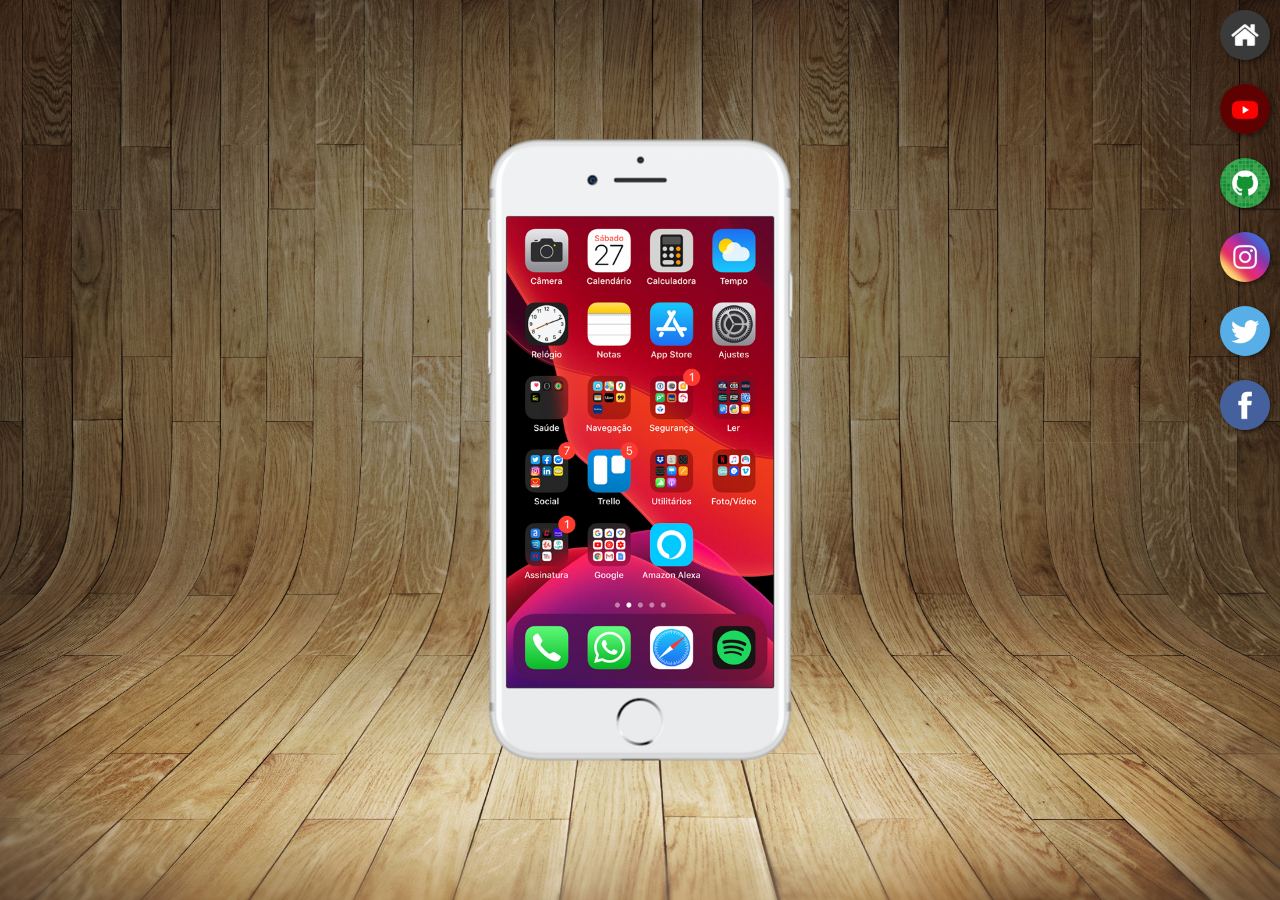
<file: index.html>
<!DOCTYPE html>
<html lang="pt-br">
<head>
    <meta charset="UTF-8">
    <meta http-equiv="X-UA-Compatible" content="IE=edge">
    <meta name="viewport" content="width=device-width, initial-scale=1.0">
    <link rel="shortcut icon" href="favicon.ico" type="image/x-icon">
    <link rel="stylesheet" href="style/style.css">
    <title>Projeto Redes Sociais</title>
</head>
<body>
    <main>
        <section id="telefone">
            <iframe src="home.html" name="tela" id="tela" frameborder="0">
                Seu navegador não é compativel com isso.
            </iframe>
        </section>
        <section id="redes-sociais">
            <a href="home.html" target="tela"><img src="imagens/logo-home.jpg" alt=""></a> <br>
            <a href="youtube.html" target="tela"><img src="imagens/logo-youtube.jpg" alt=""></a> <br>
            <a href="github.html" target="tela"><img src="imagens/logo-github.jpg" alt=""></a> <br>
            <a href="instagram.html" target="tela"><img src="imagens/logo-instagram.jpg" alt=""></a> <br>
            <a href="twitter.html" target="tela"><img src="imagens/logo-twitter.jpg" alt=""></a> <br>
            <a href="facebook.html" target="tela"><img src="imagens/logo-facebook.jpg" alt=""></a>
        </section>
    </main>
</body>
</html>
</file>
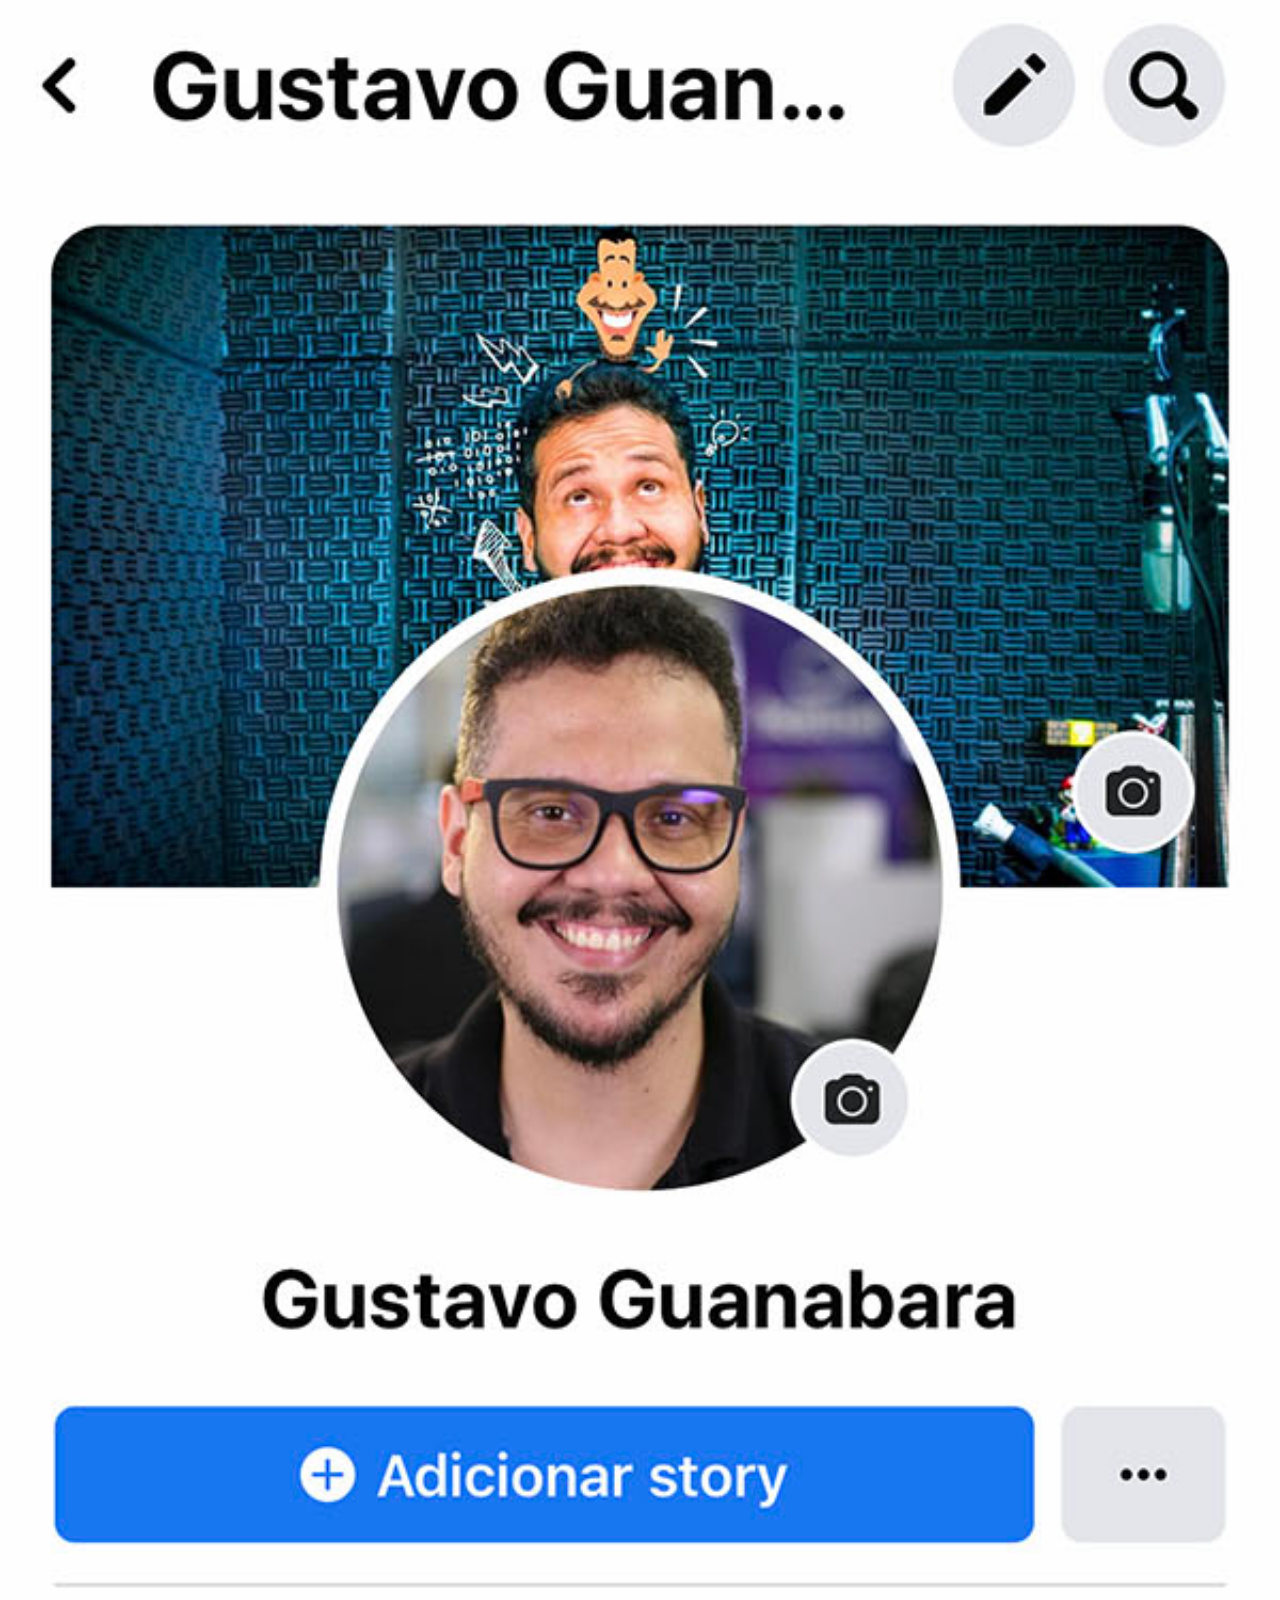
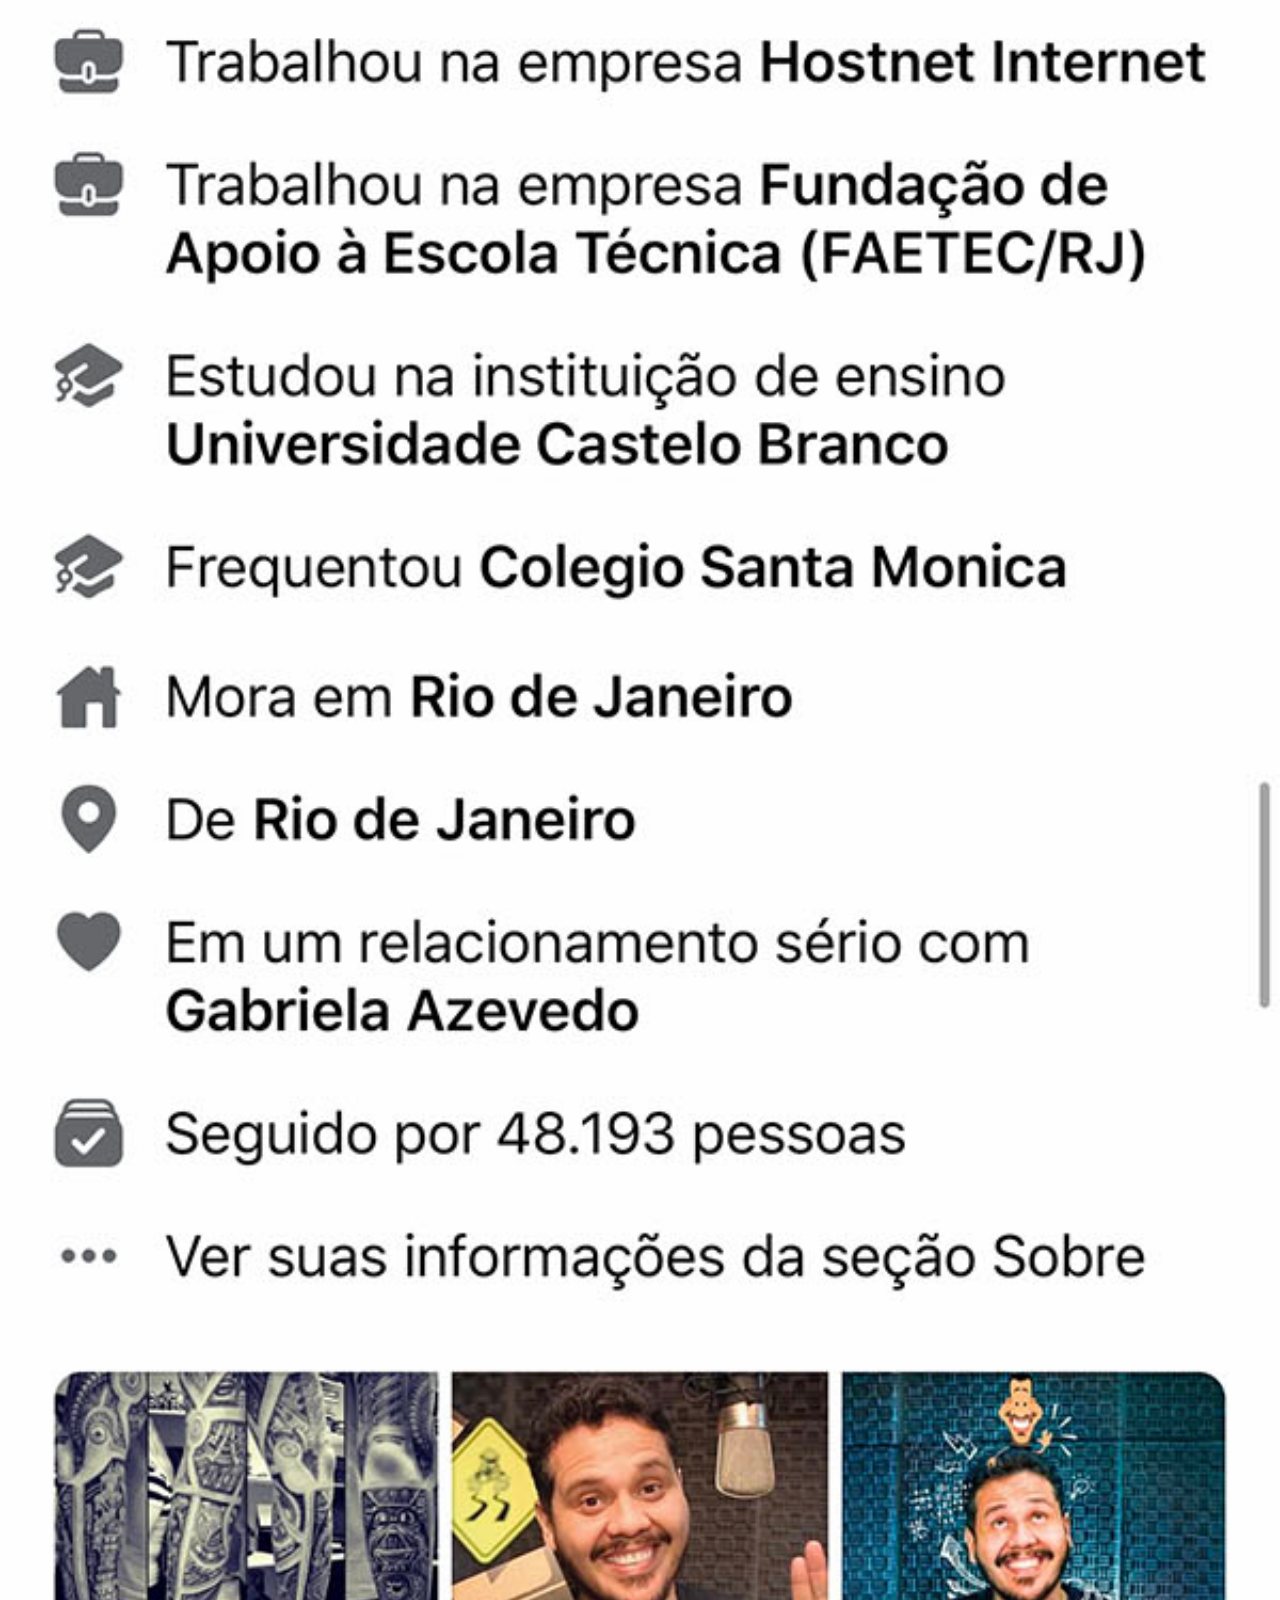
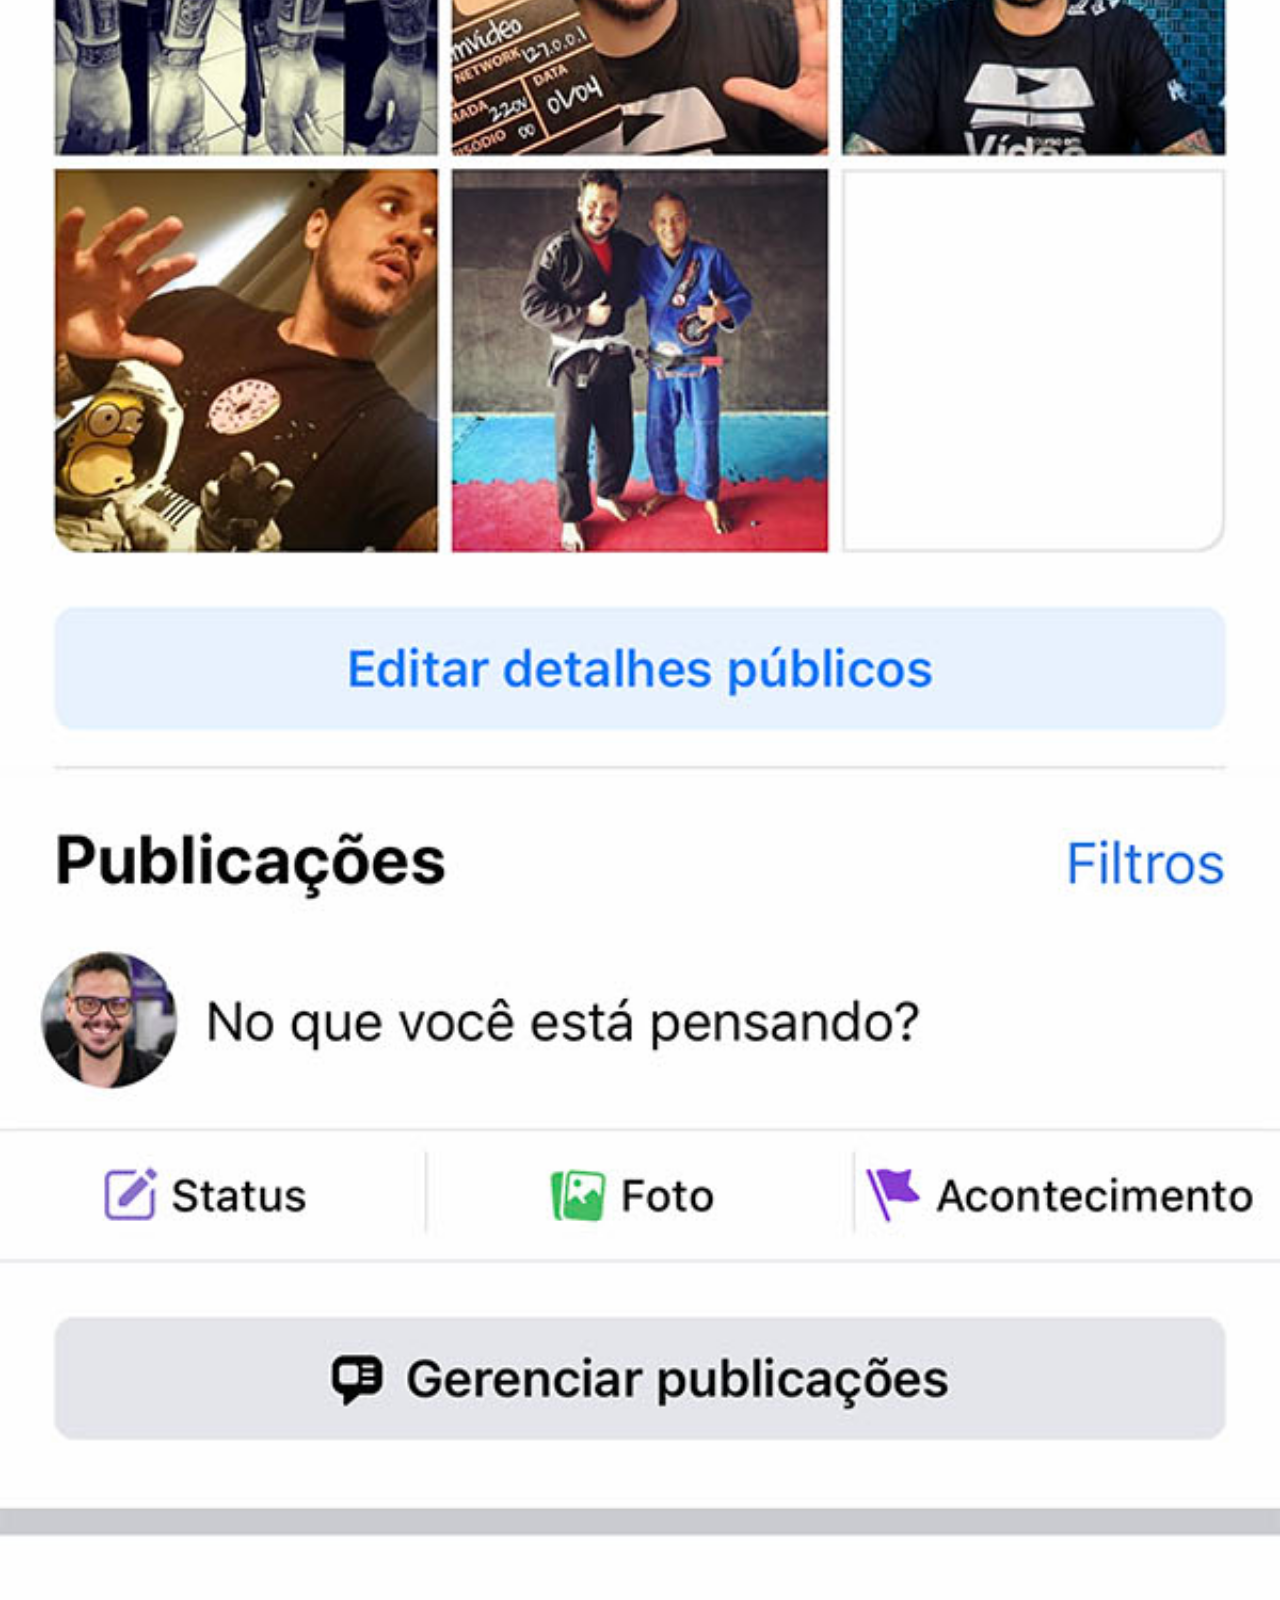
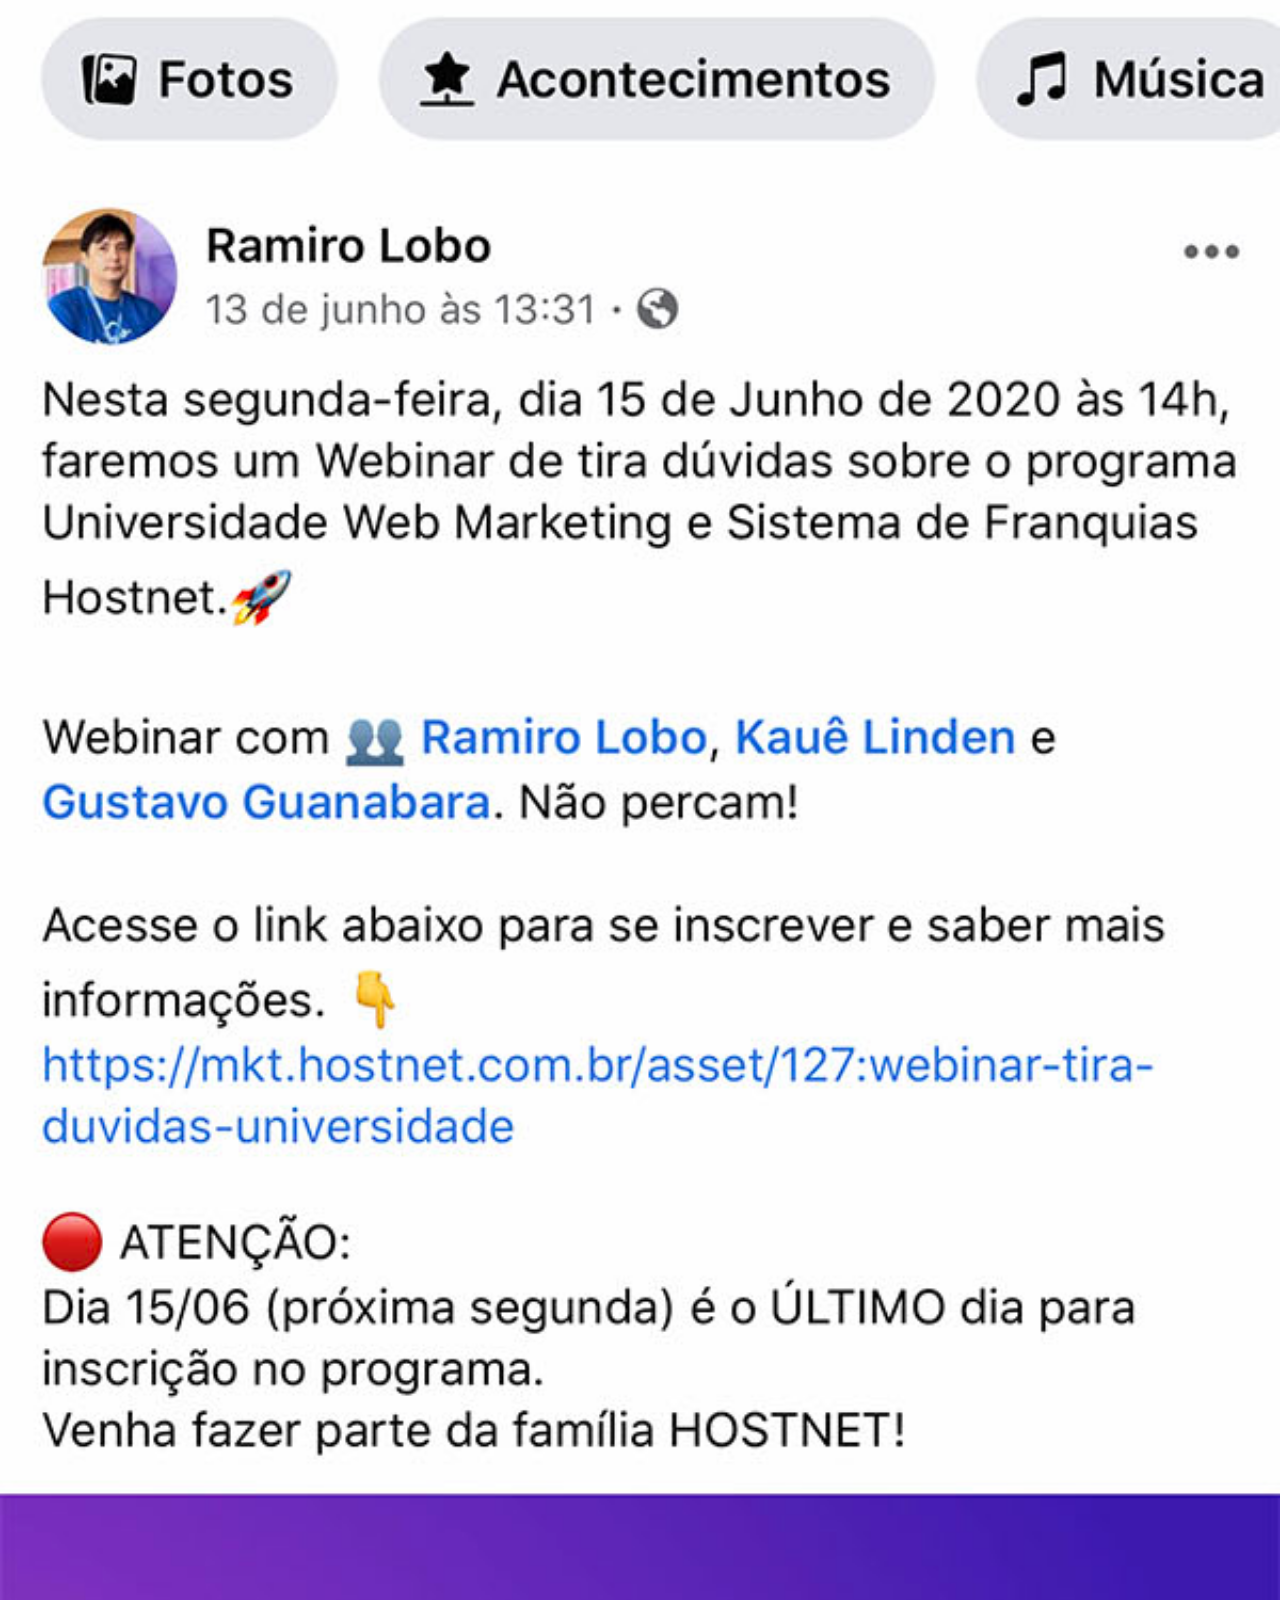
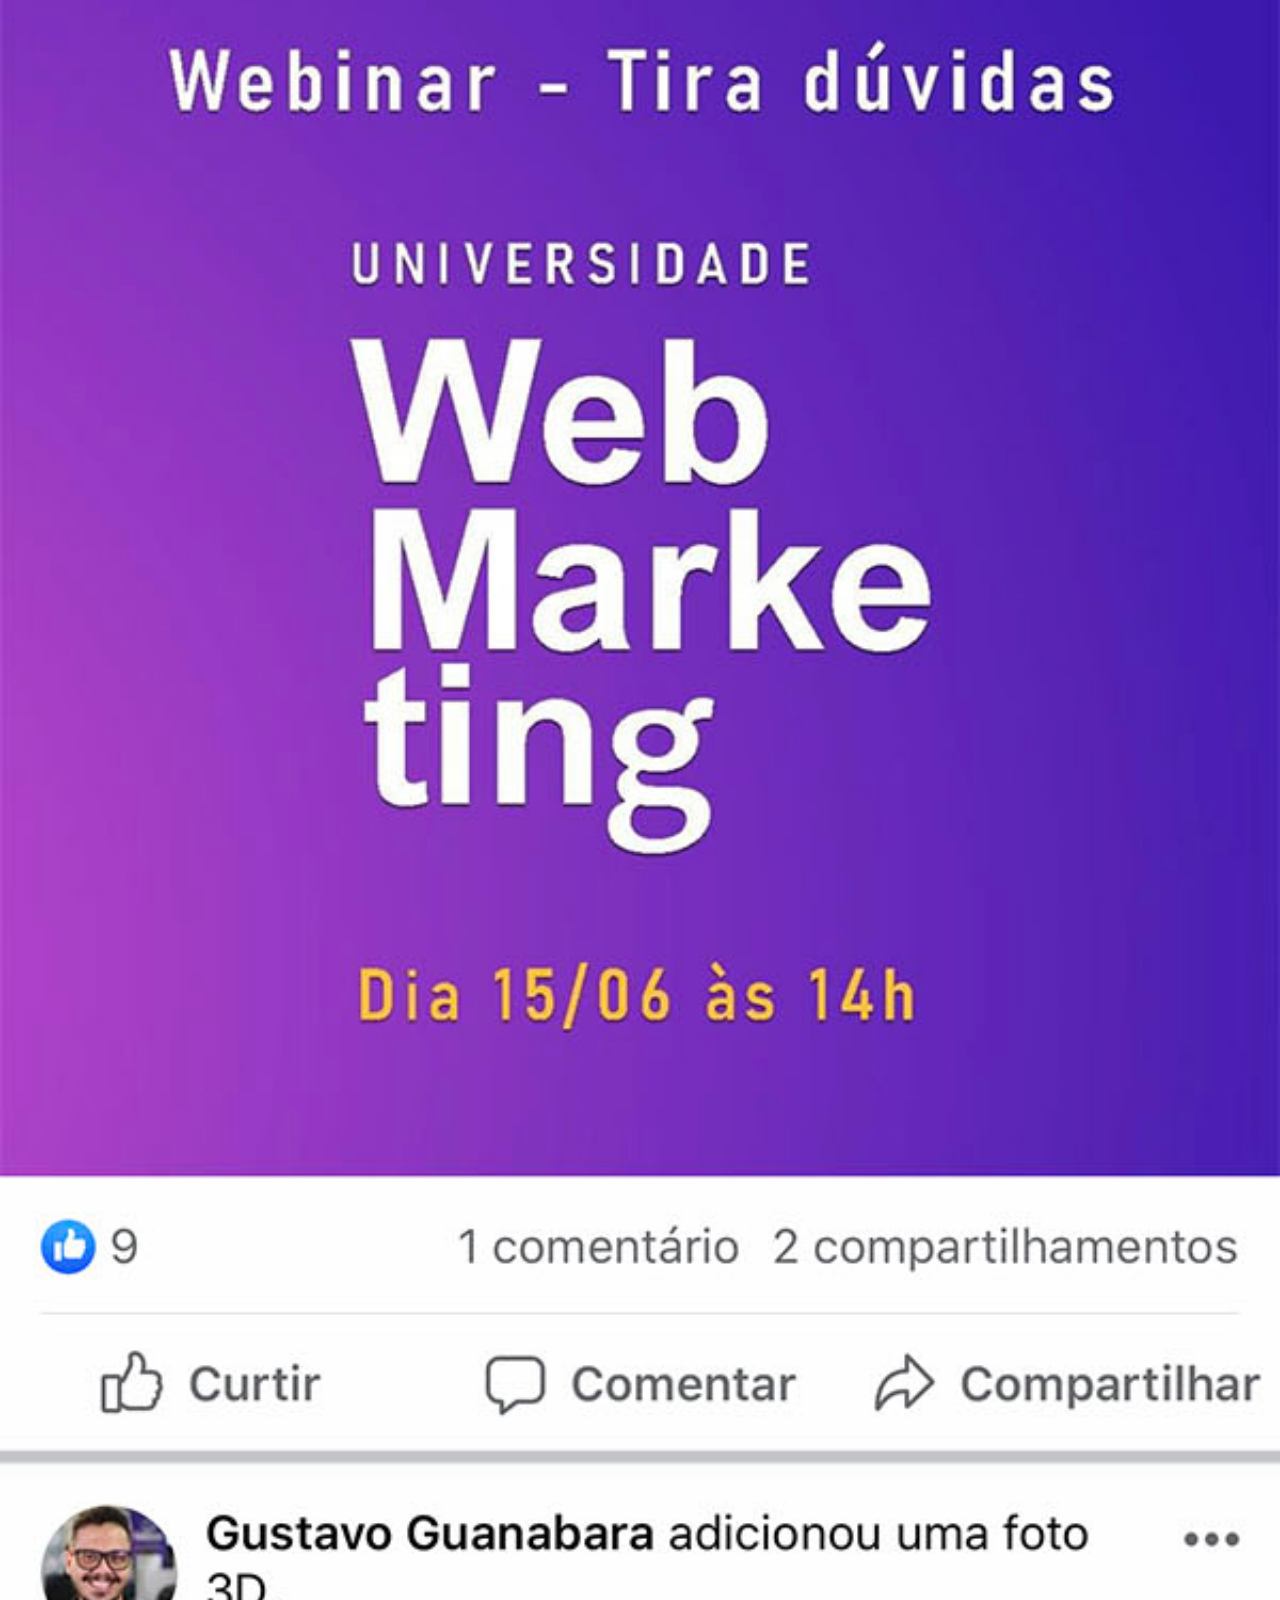
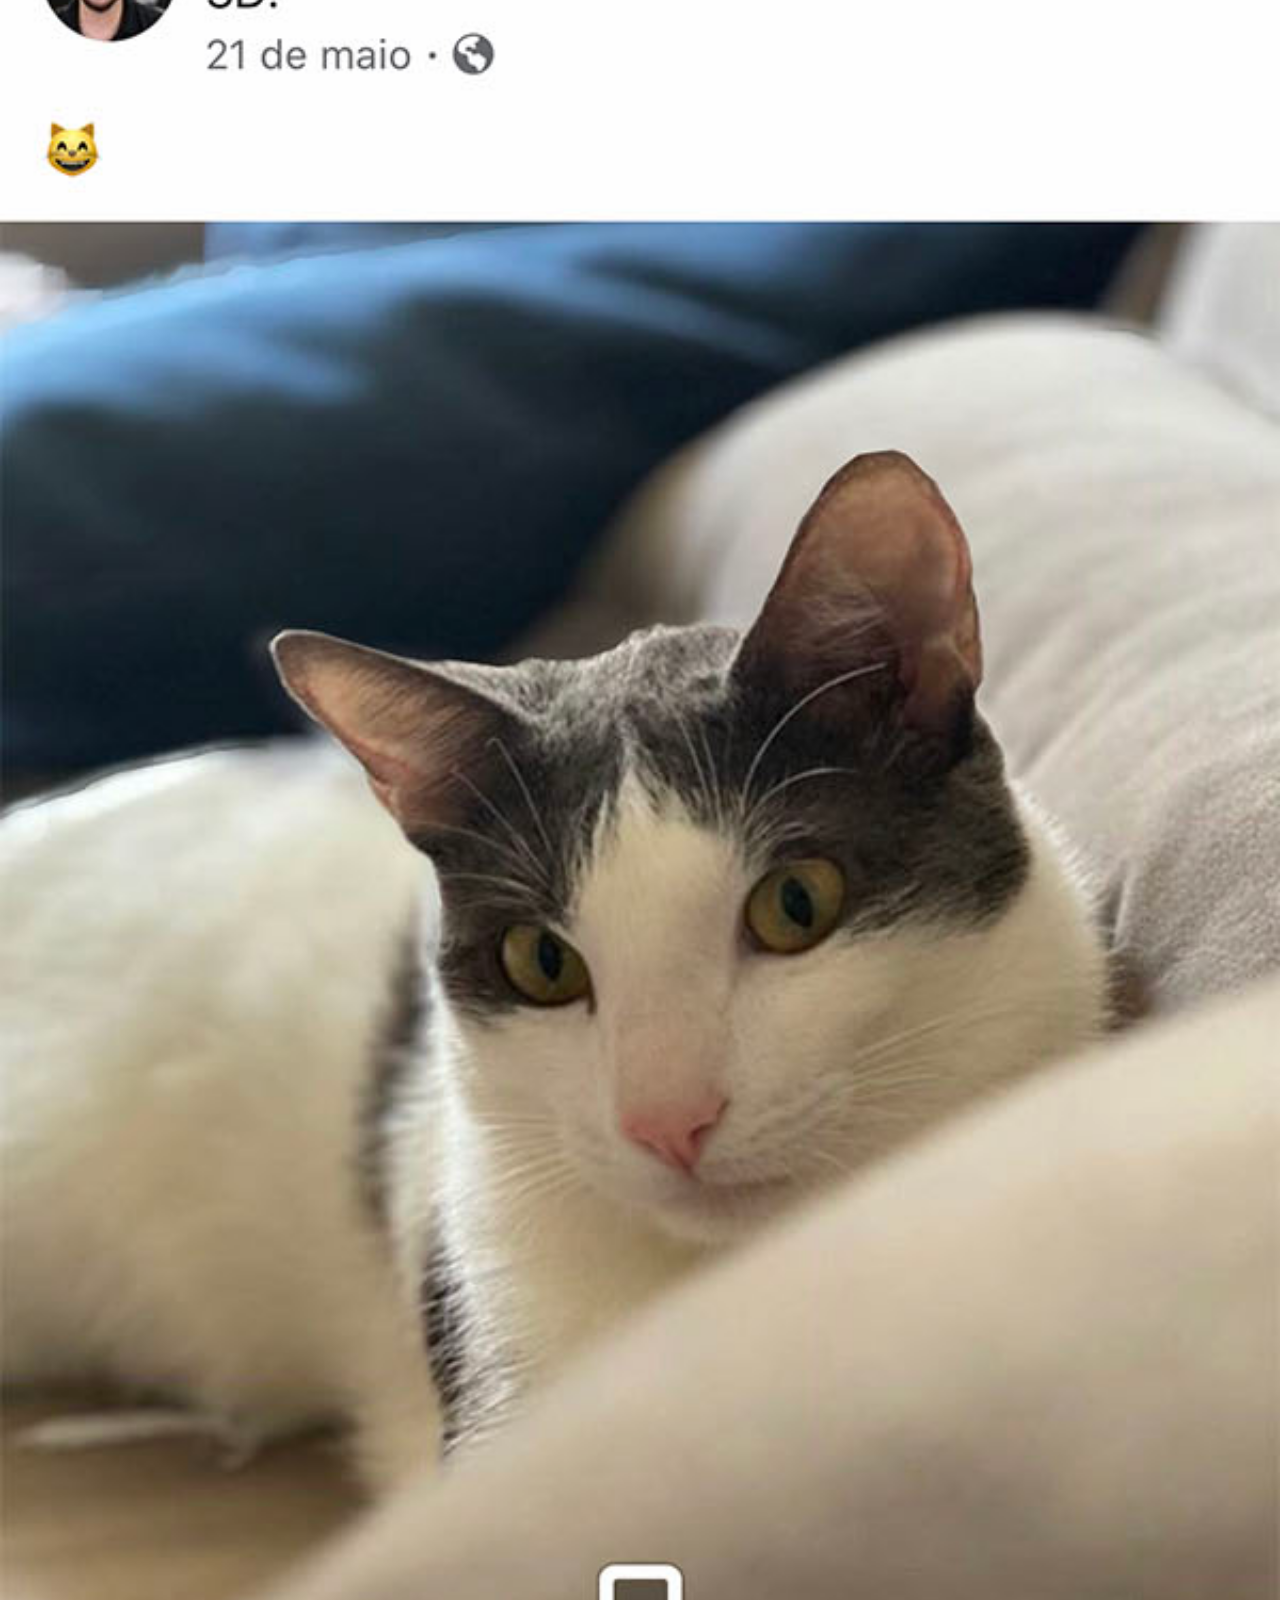
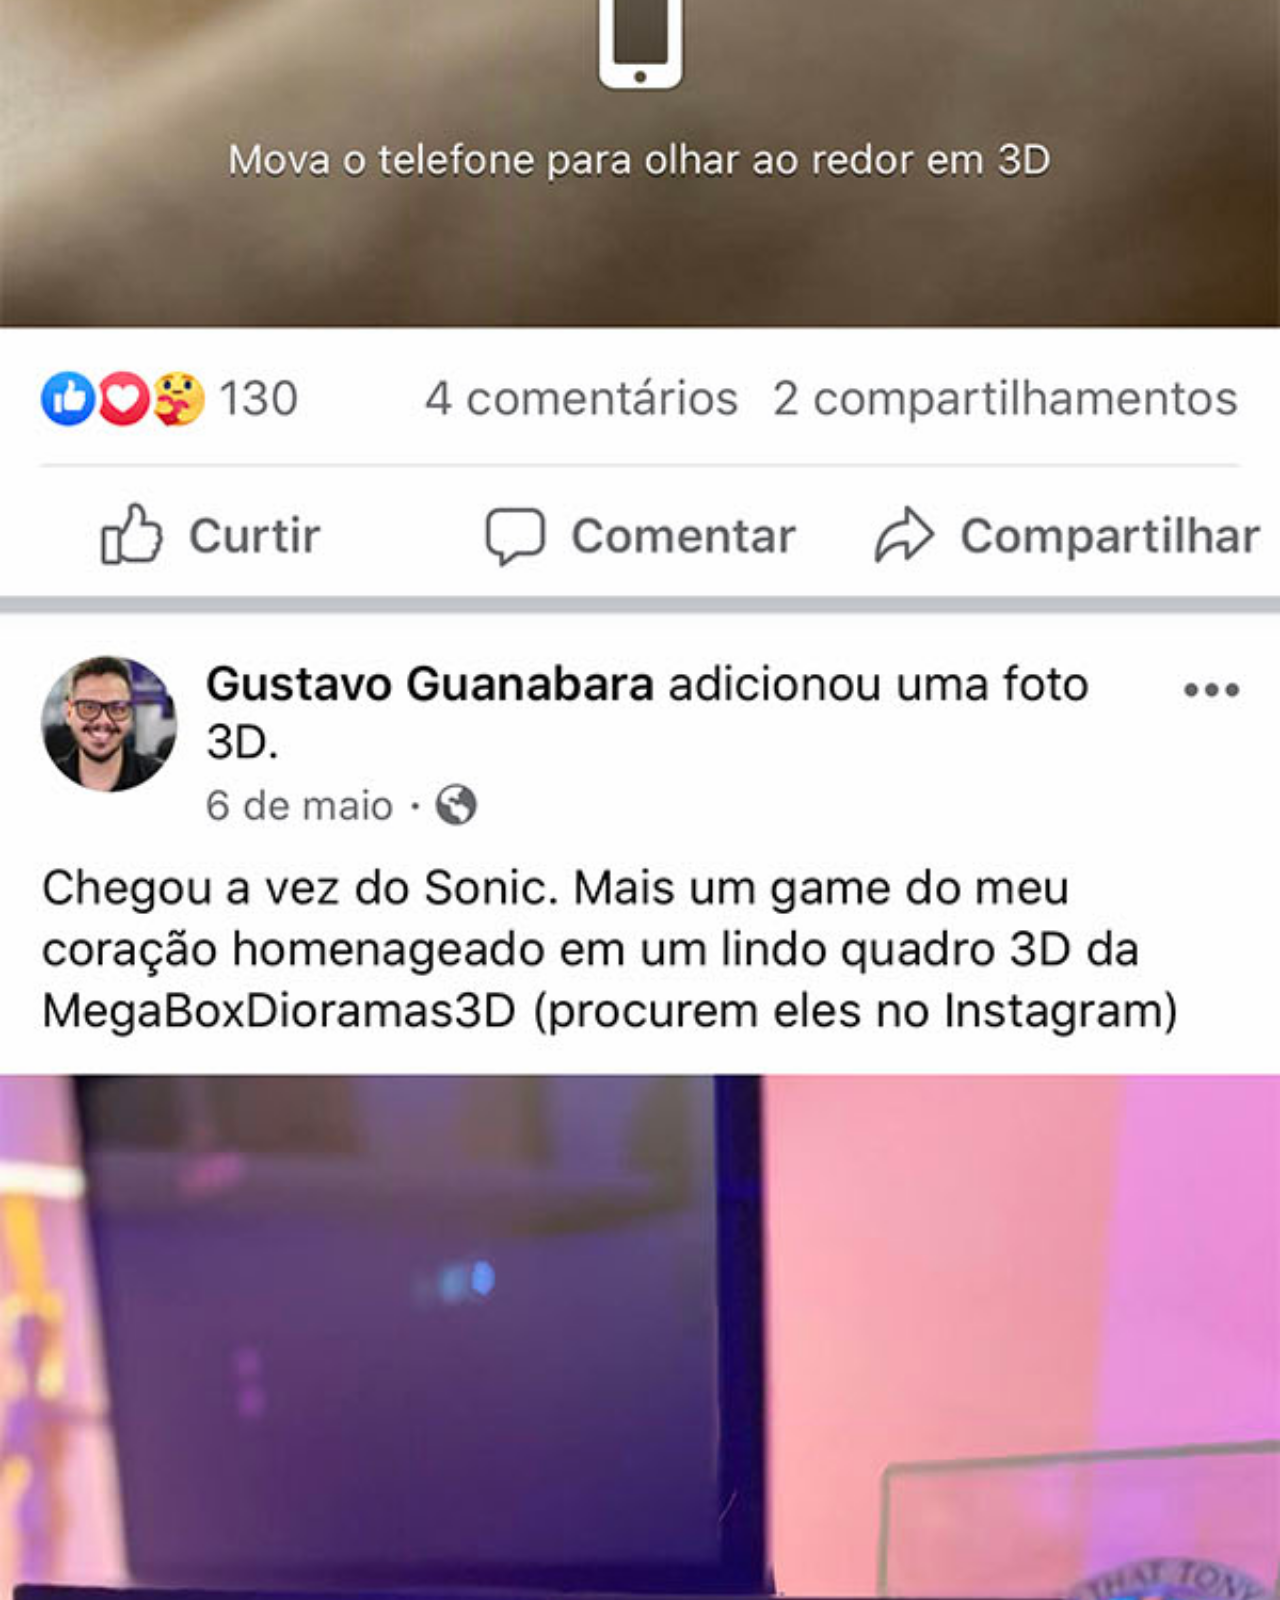
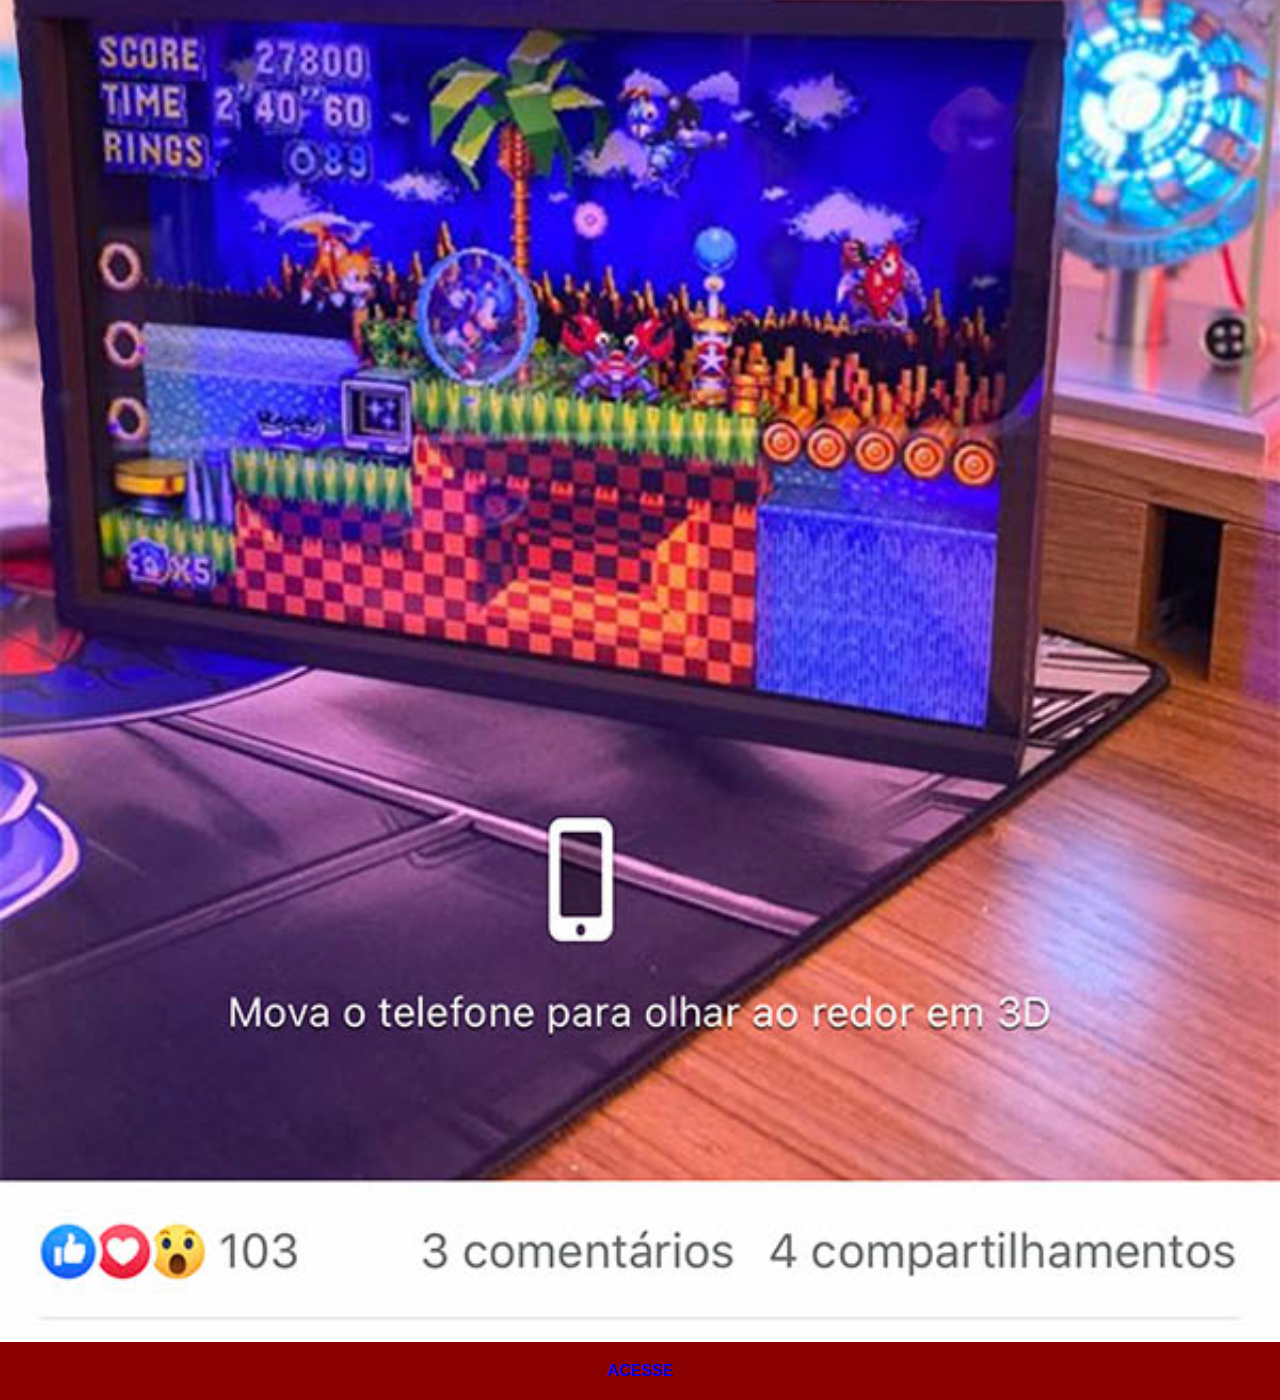
<file: facebook.html>
<!DOCTYPE html>
<html lang="pt-br">
<head>
    <meta charset="UTF-8">
    <meta http-equiv="X-UA-Compatible" content="IE=edge">
    <meta name="viewport" content="width=device-width, initial-scale=1.0">
    <title>Facebook</title>
    <link rel="stylesheet" href="style/social.css">
</head>
<body>
    <img src="imagens/tela-facebook.jpg" alt="facebook">
    <a href="https://pt-br.facebook.com/gustavoguanabara" target="_blank">ACESSE</a>
</body>
</html>
</file>
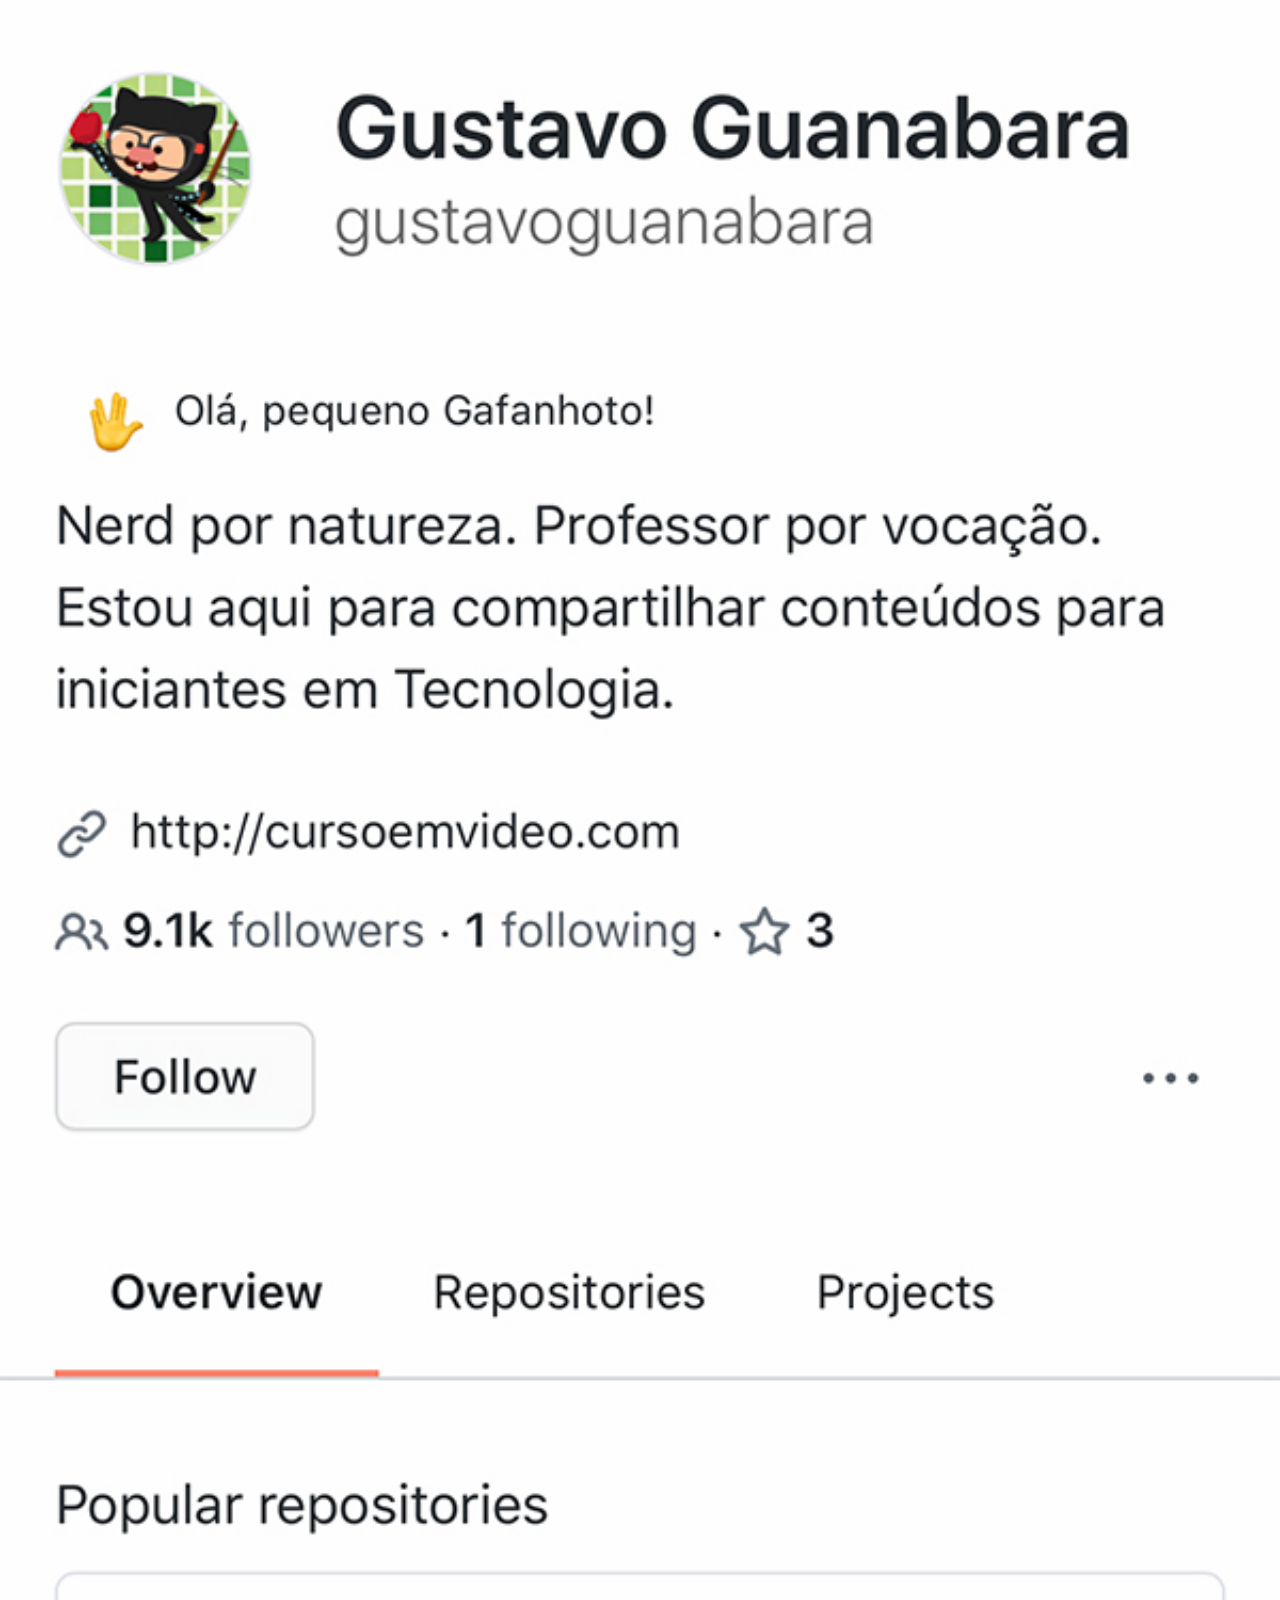
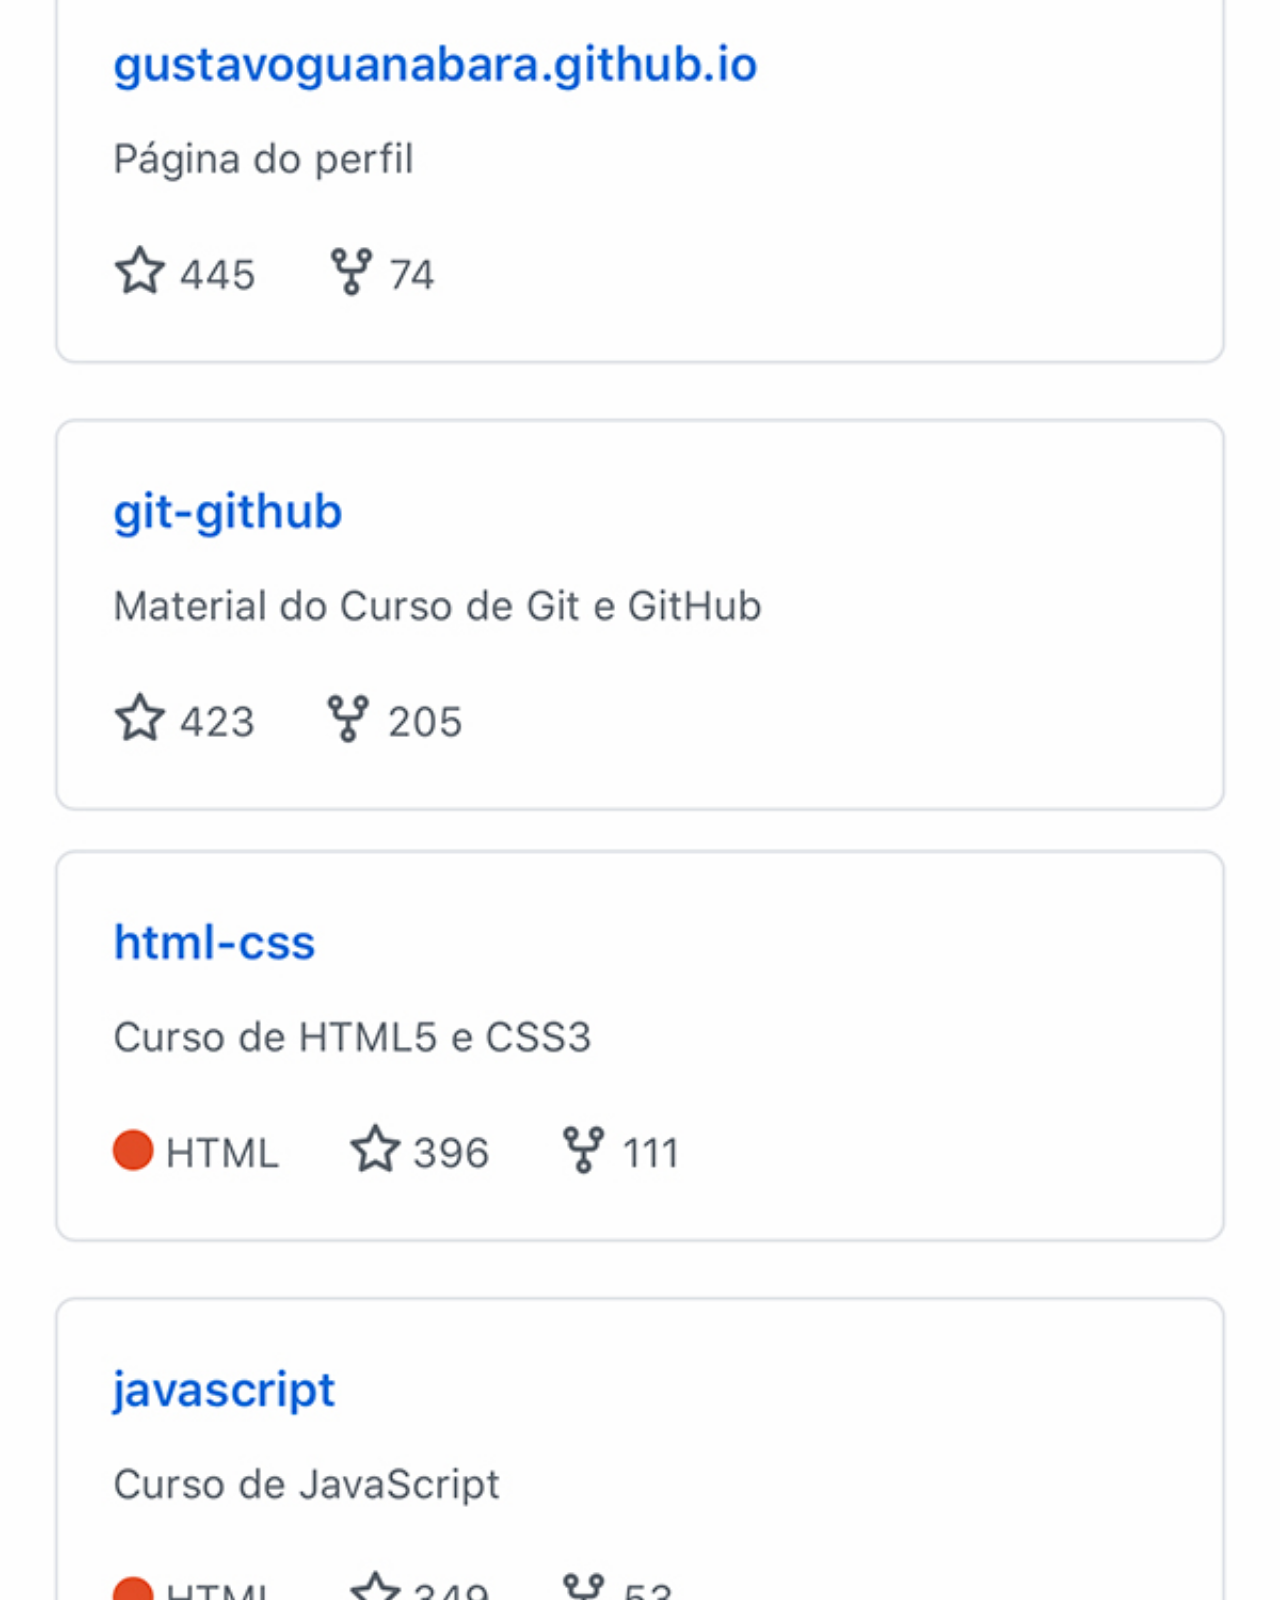
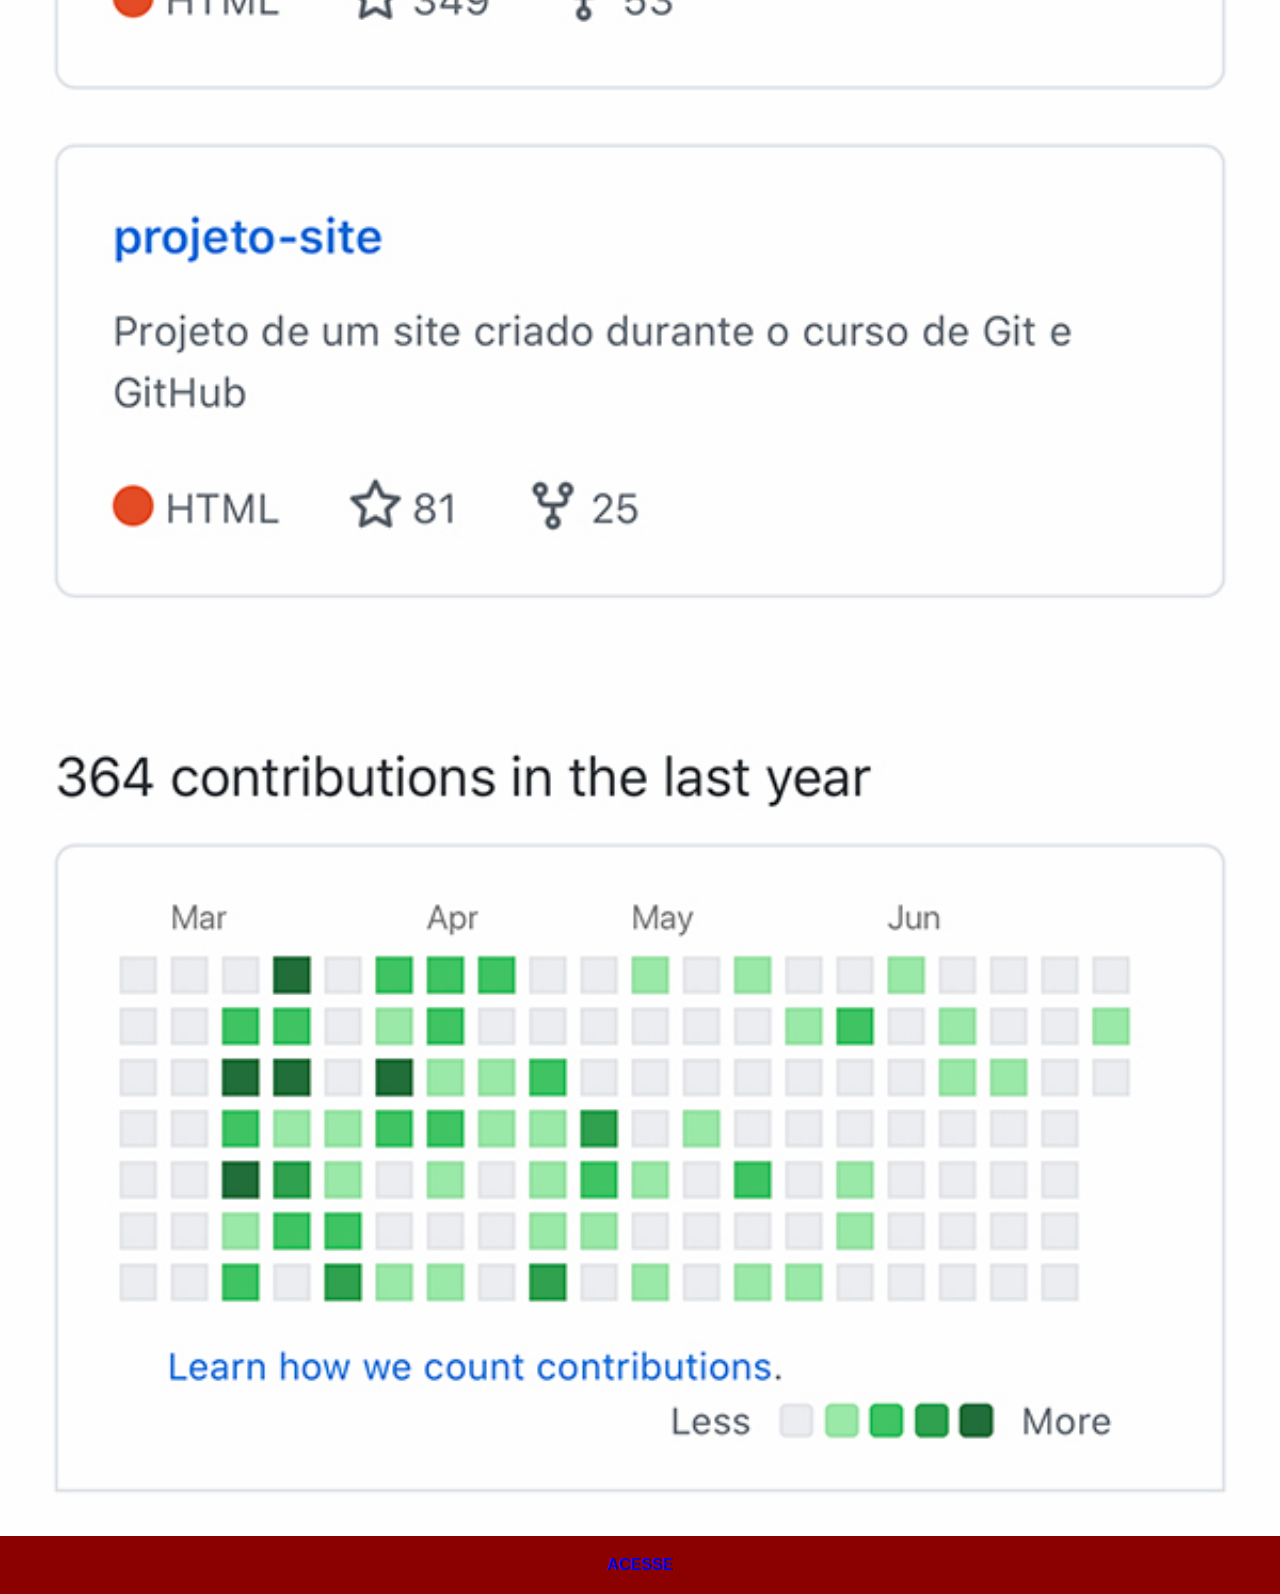
<file: github.html>
<!DOCTYPE html>
<html lang="pt-br">
<head>
    <meta charset="UTF-8">
    <meta http-equiv="X-UA-Compatible" content="IE=edge">
    <meta name="viewport" content="width=device-width, initial-scale=1.0">
    <title>Github</title>
    <link rel="stylesheet" href="style/social.css">
</head>
<body>
    <img src="imagens/tela-github.jpg" alt="Github">
    <a href="https://github.com/gustavoguanabara" target="_blank">ACESSE</a>
</body>
</html>
</file>
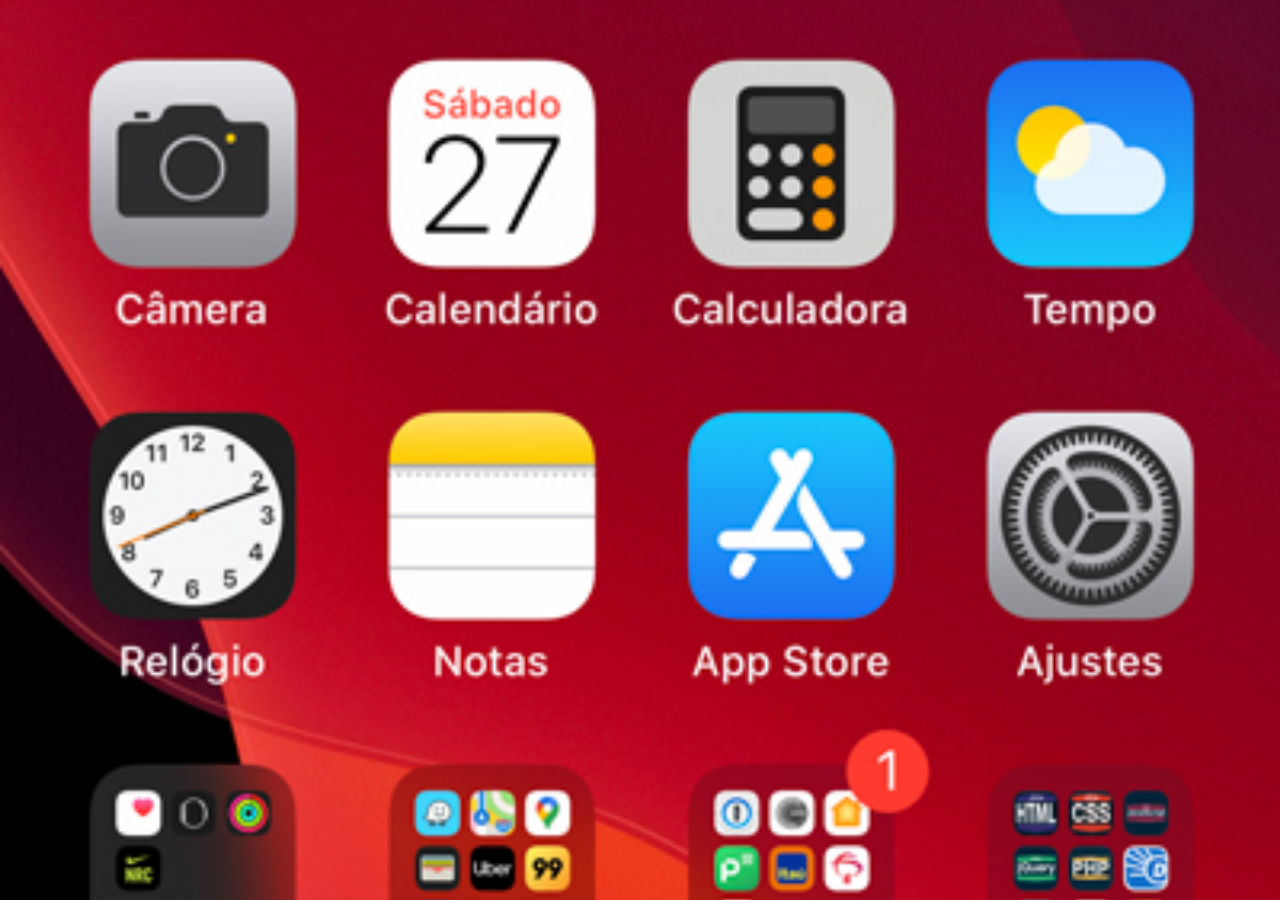
<file: home.html>
<!DOCTYPE html>
<html lang="pt-br">
<head>
    <meta charset="UTF-8">
    <meta http-equiv="X-UA-Compatible" content="IE=edge">
    <meta name="viewport" content="width=device-width, initial-scale=1.0">
    <title>Home</title>
    <style>
        * {
            margin: 0px;
            padding: 0px;
        }

        body {
            width: 100vw;
            height: 100vh;
            background: black;
            background-image: url("imagens/tela-home.jpg");
            background-repeat: no-repeat;
            background-position: top center;
            background-size: cover; /* 100% de la imagen en el contenedor */
        }
    </style>
</head>
<body>
    
</body>
</html>
</file>
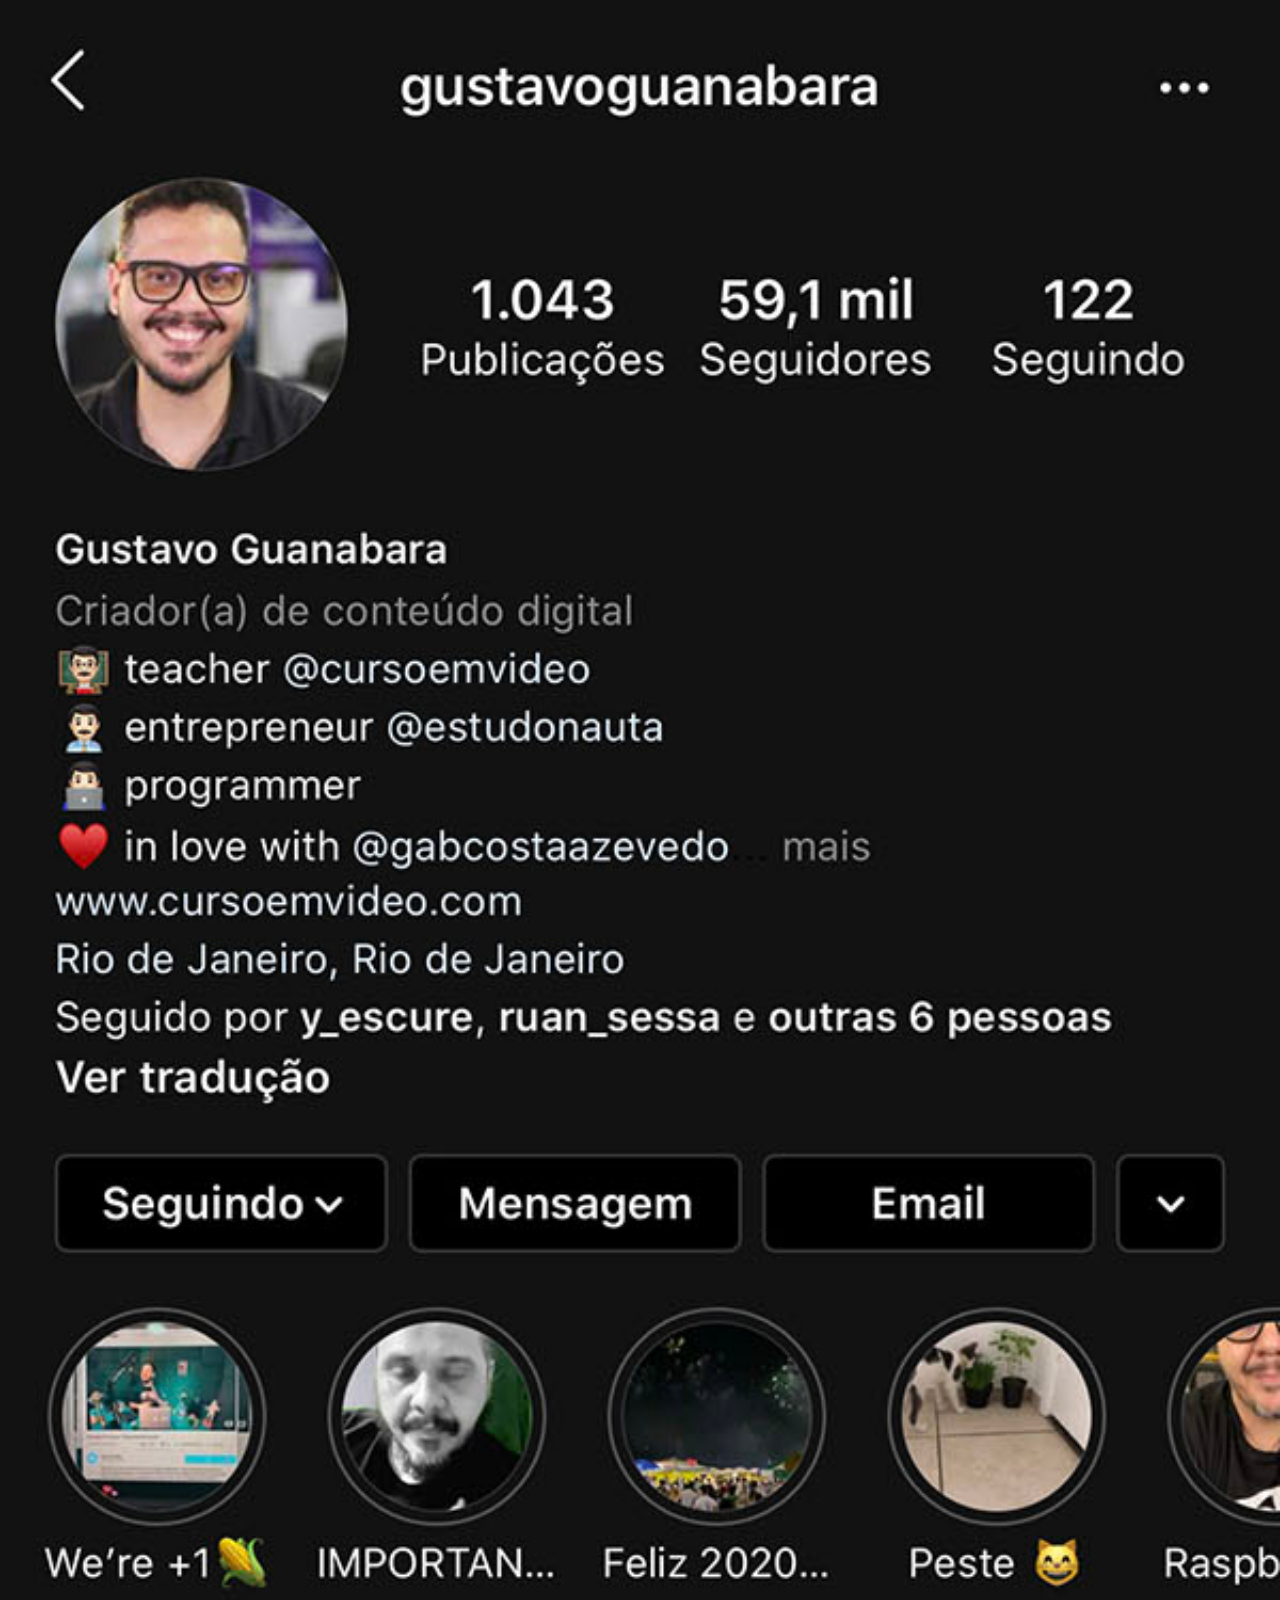
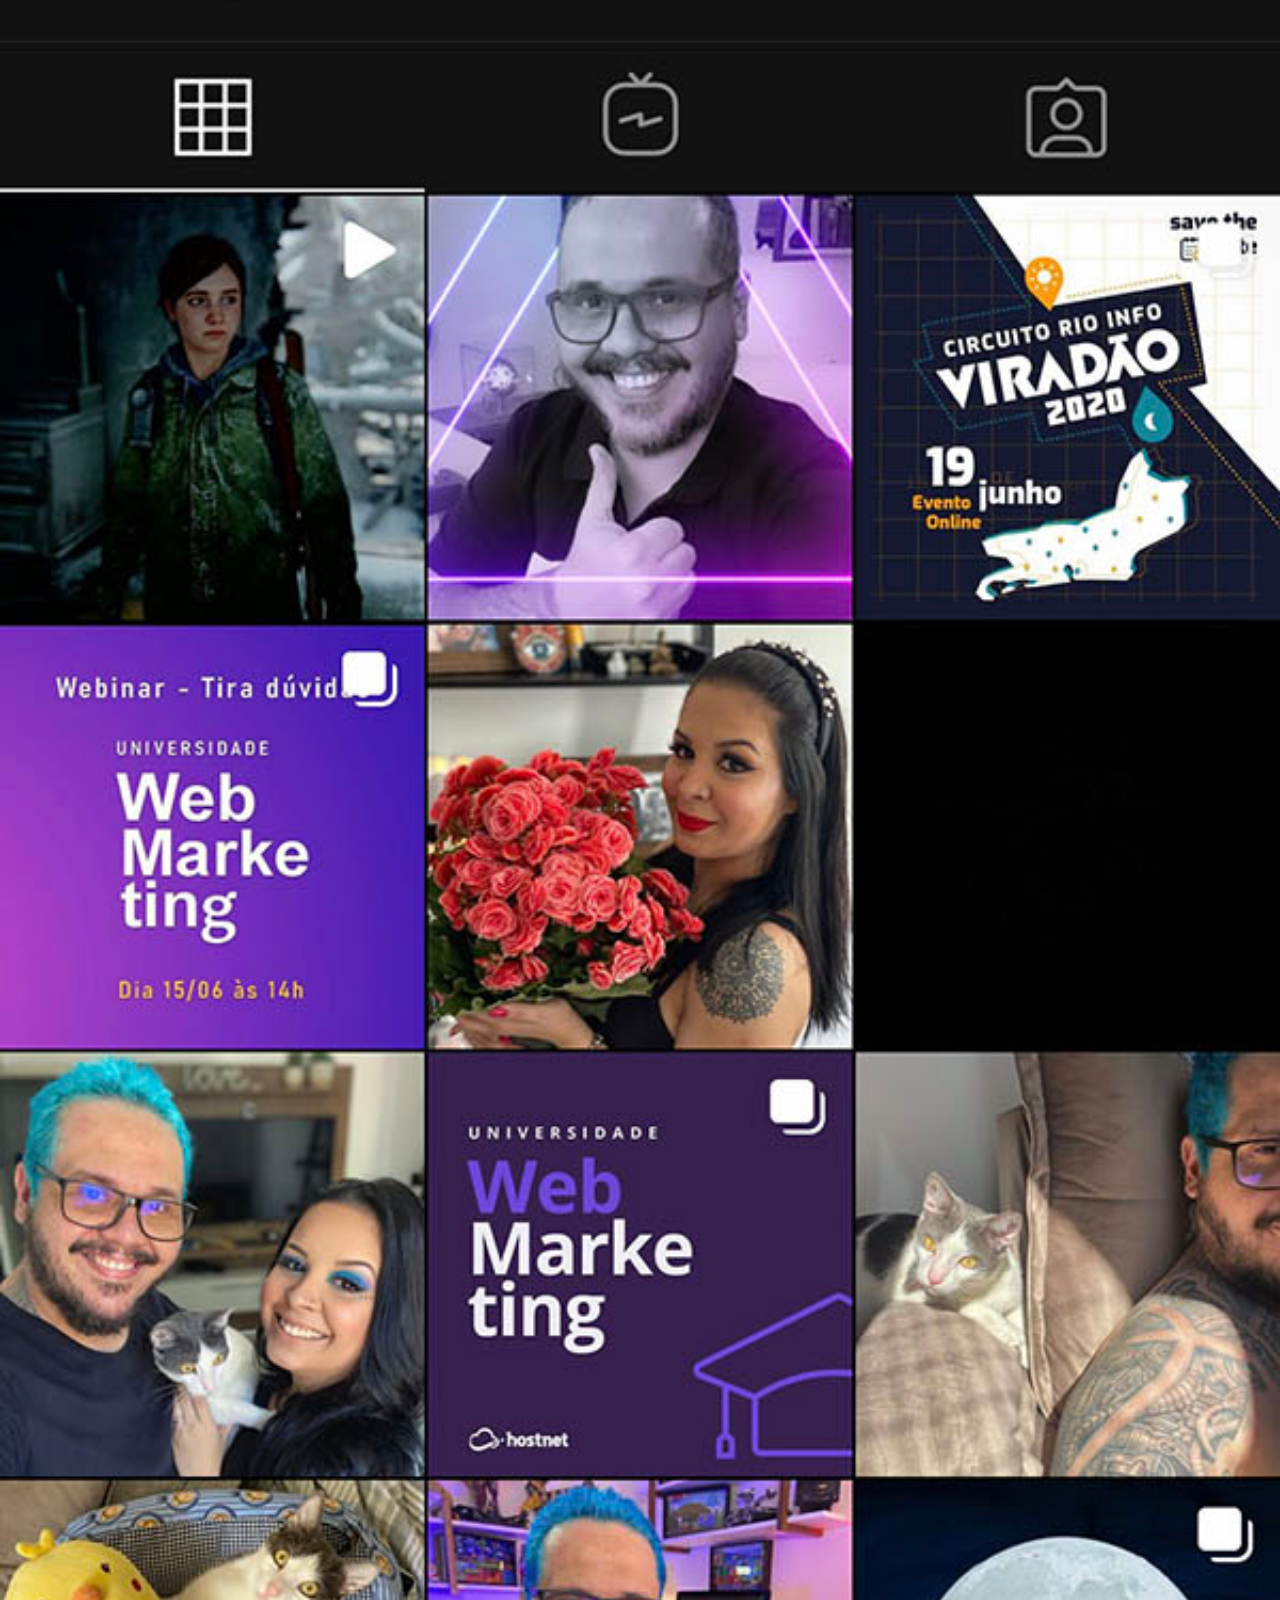
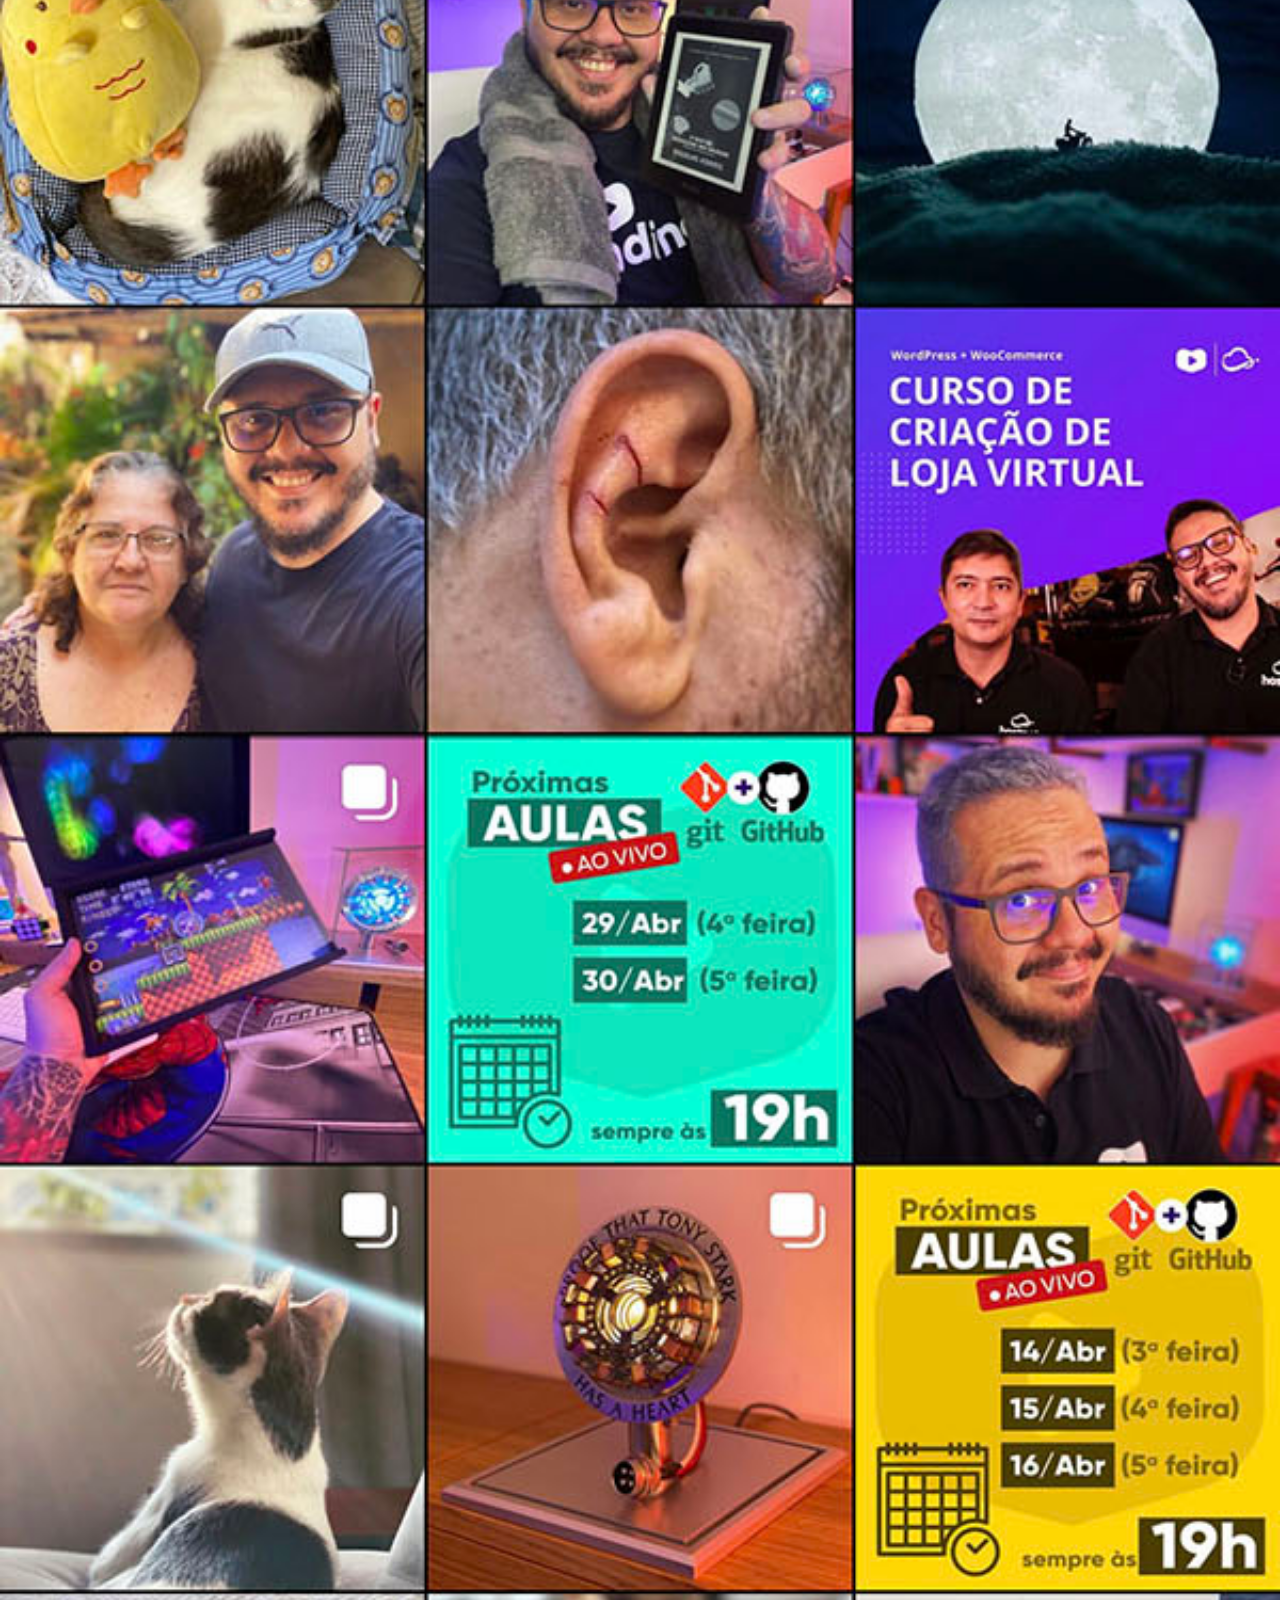
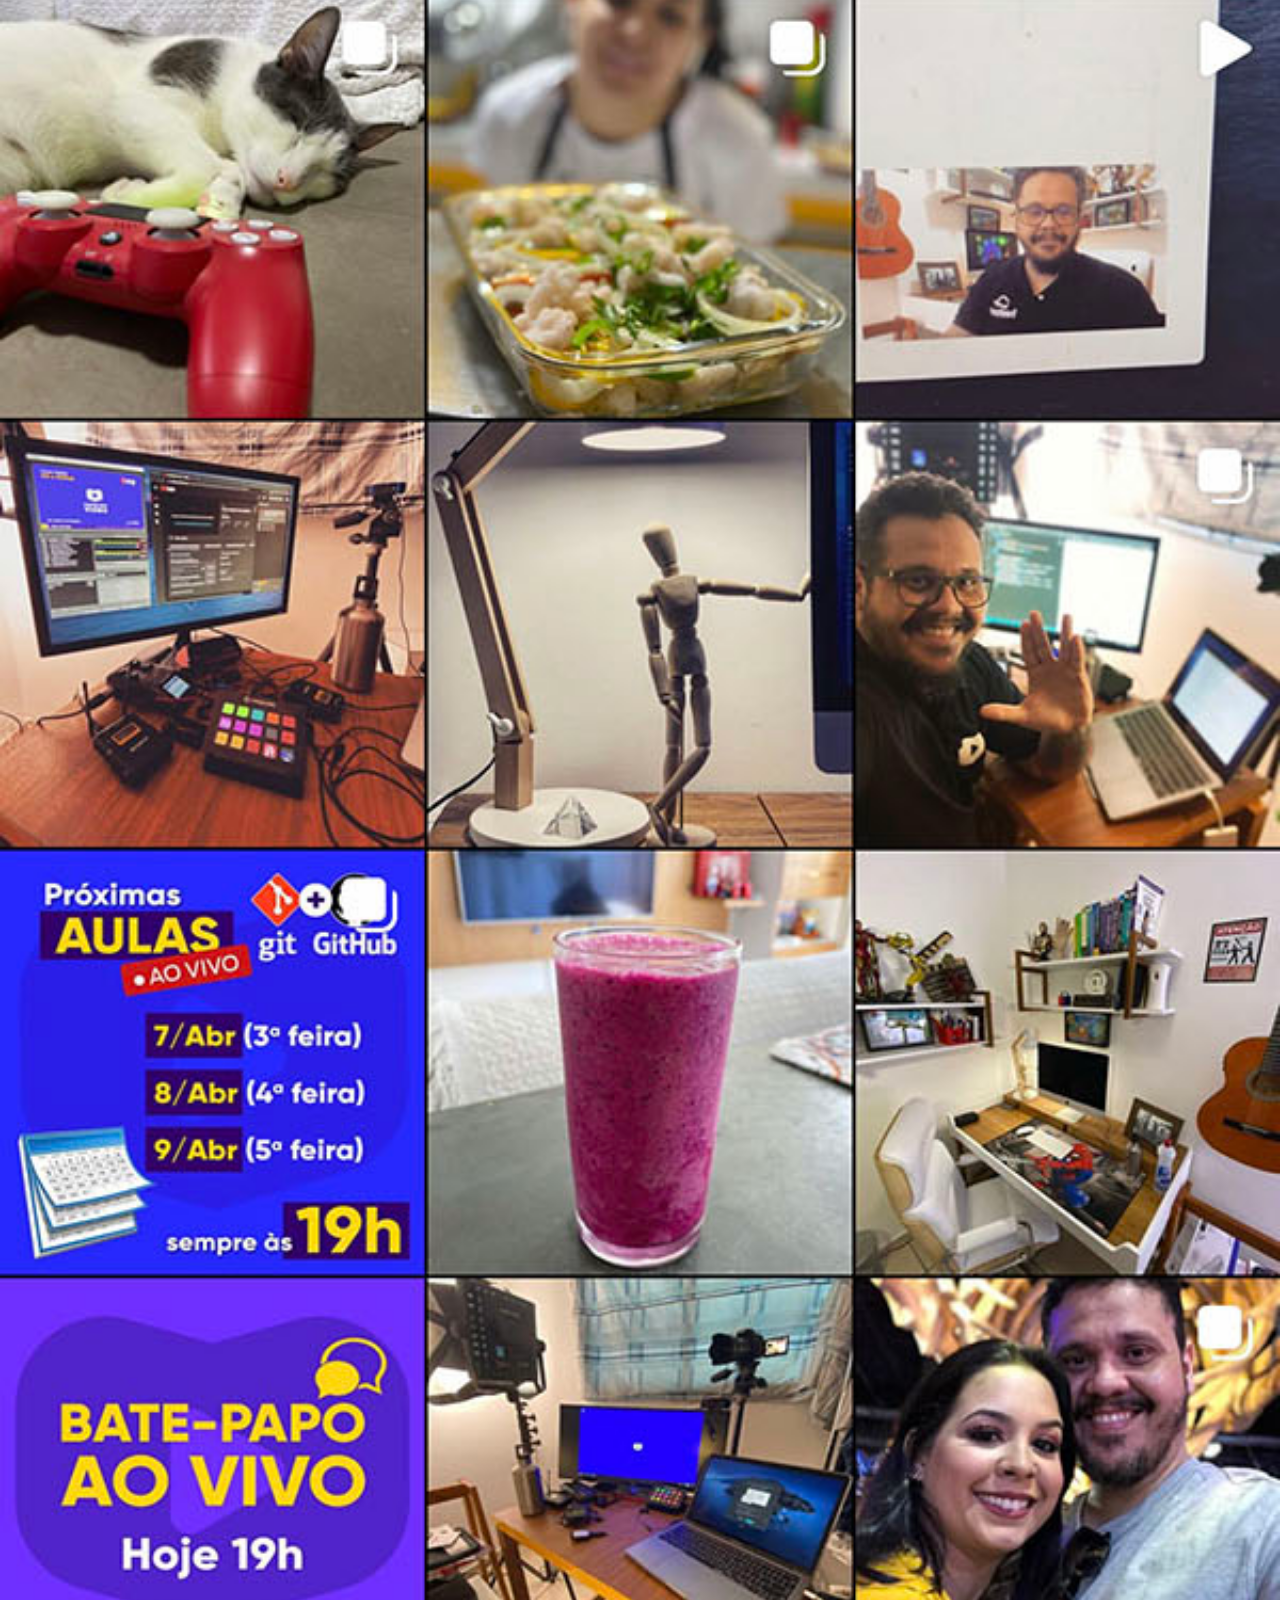
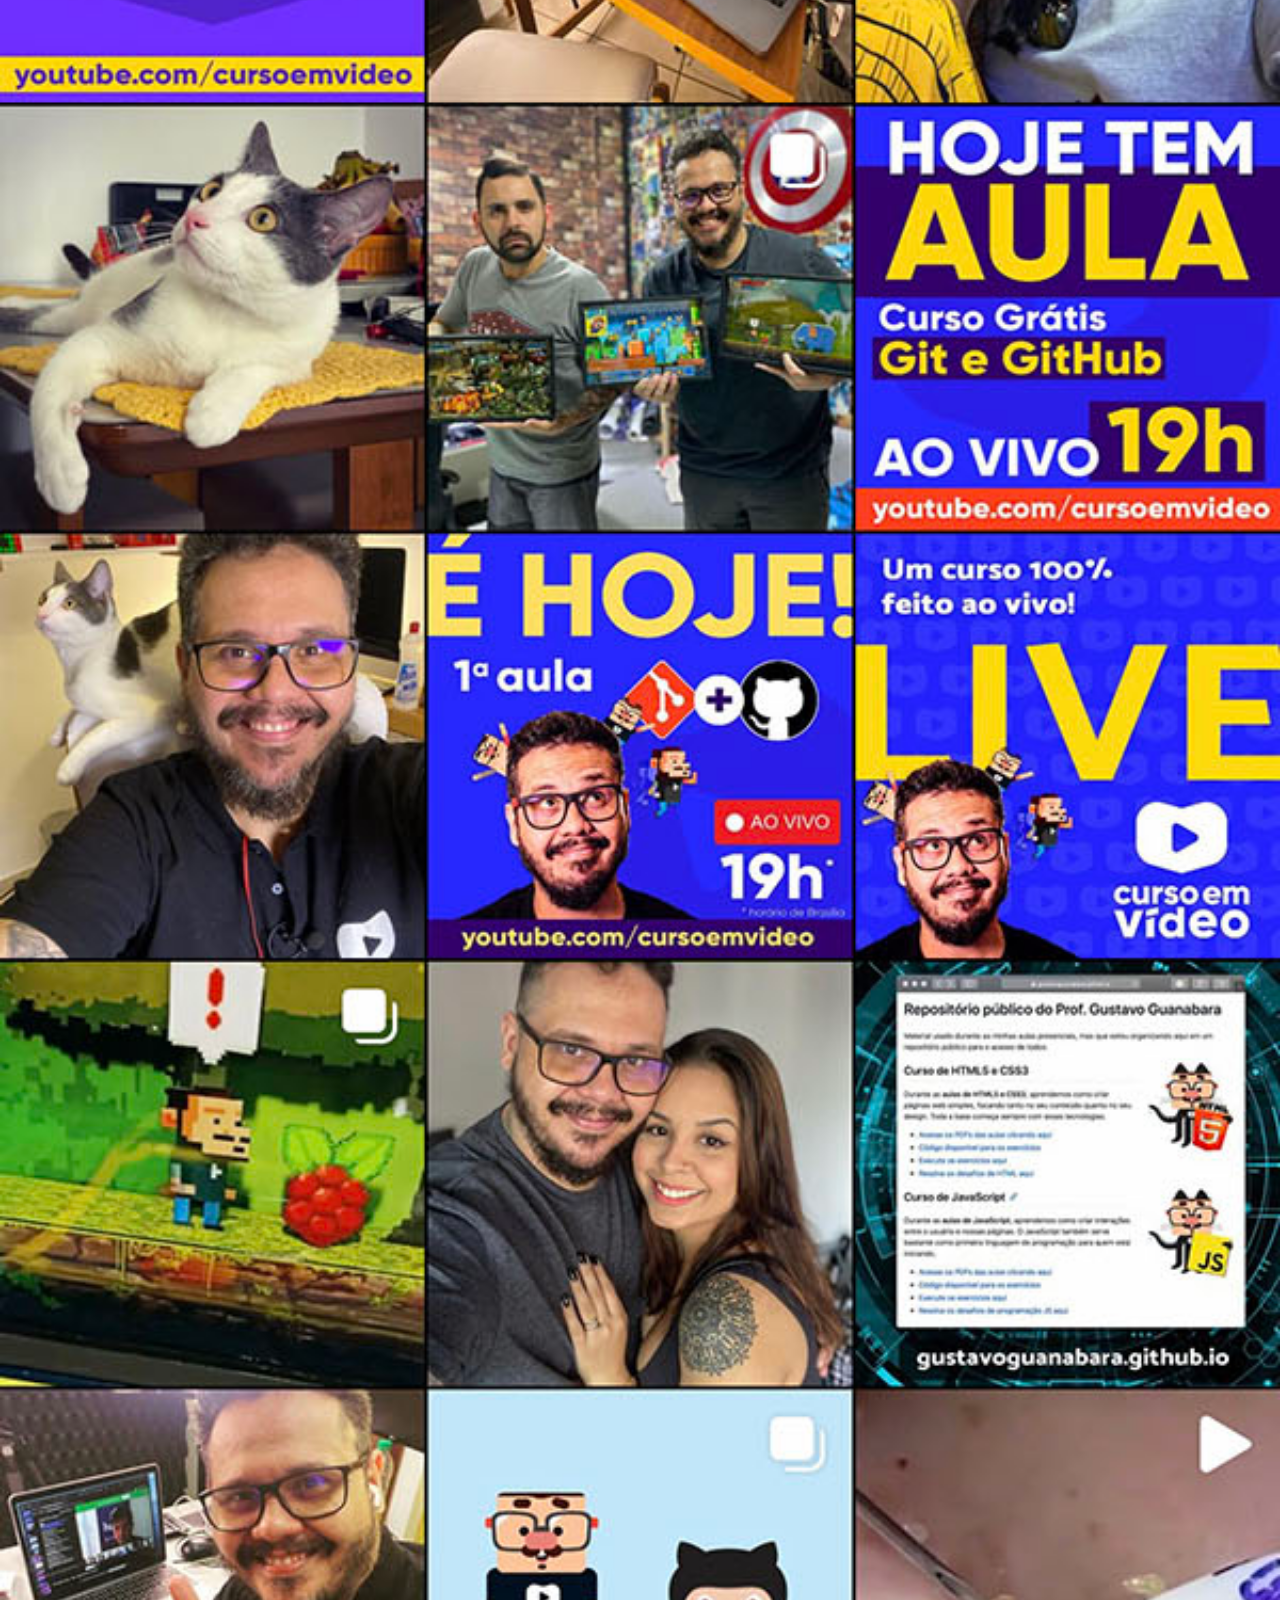
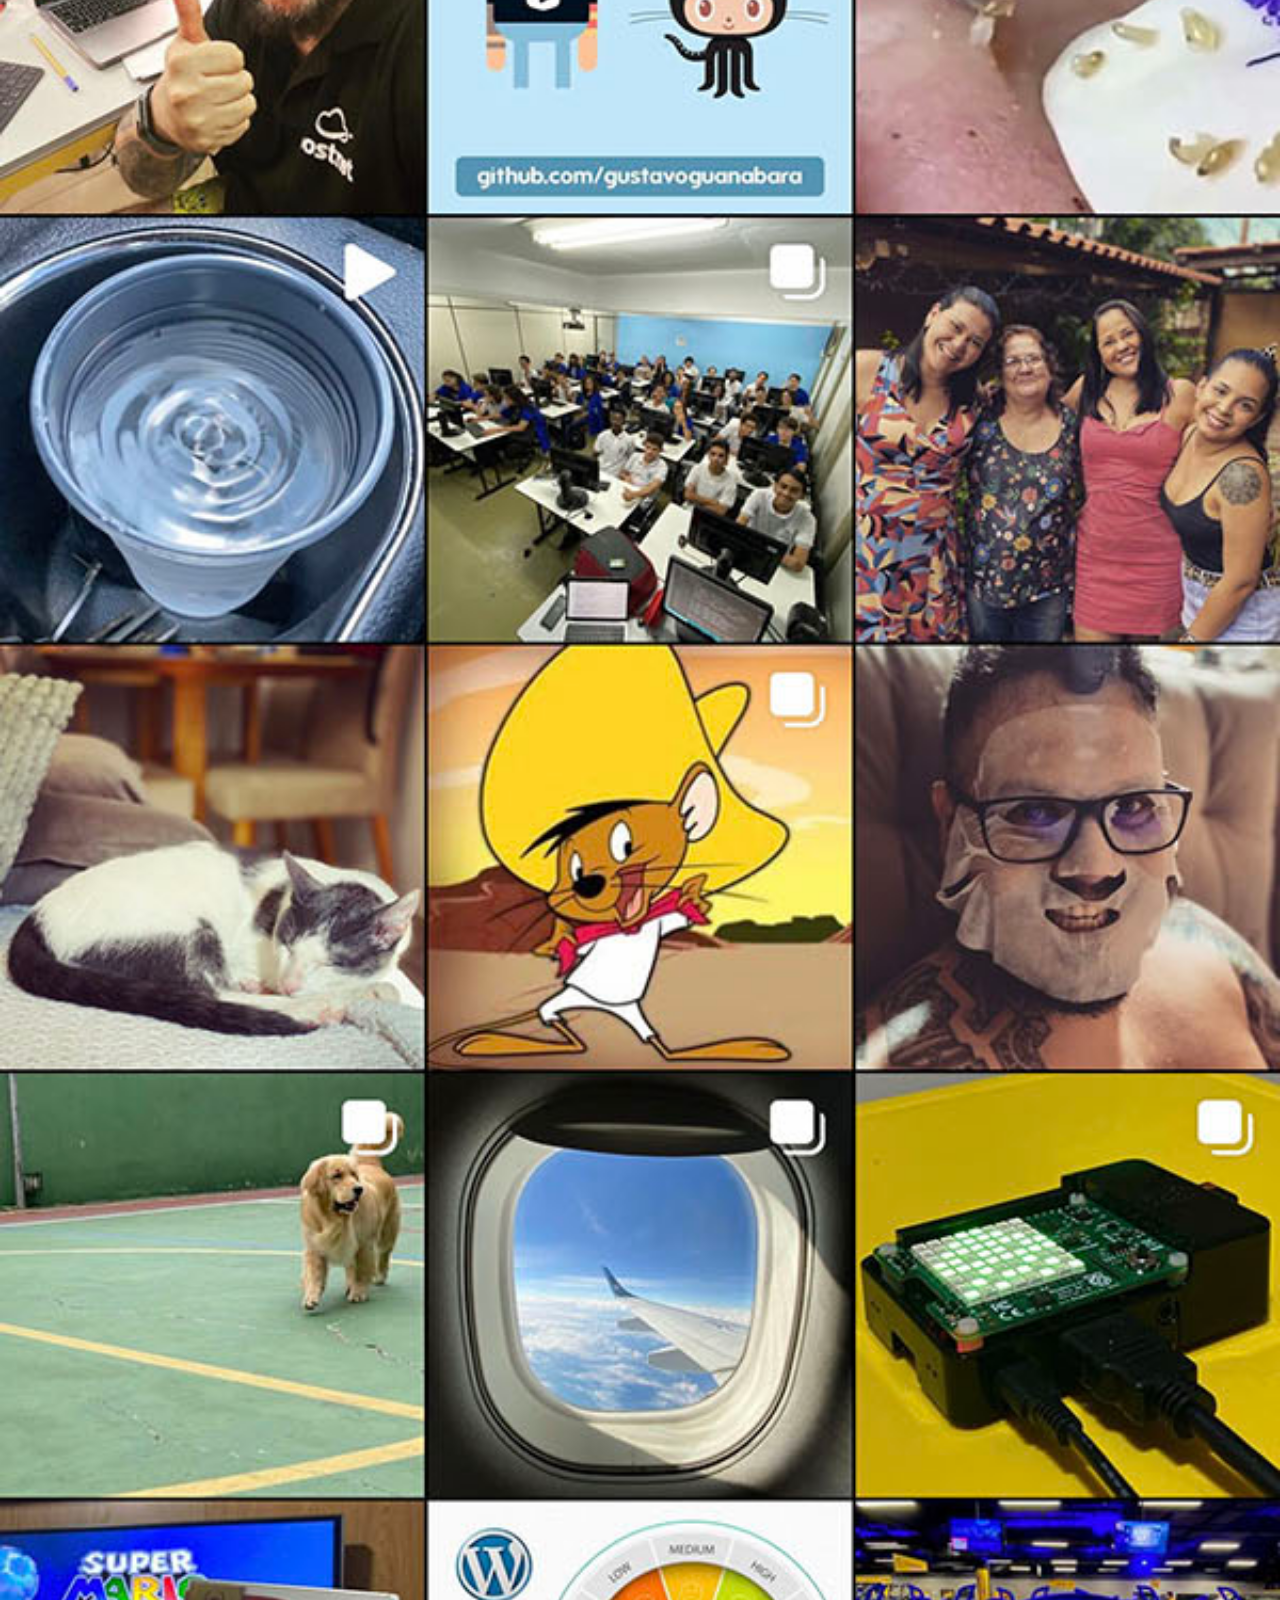
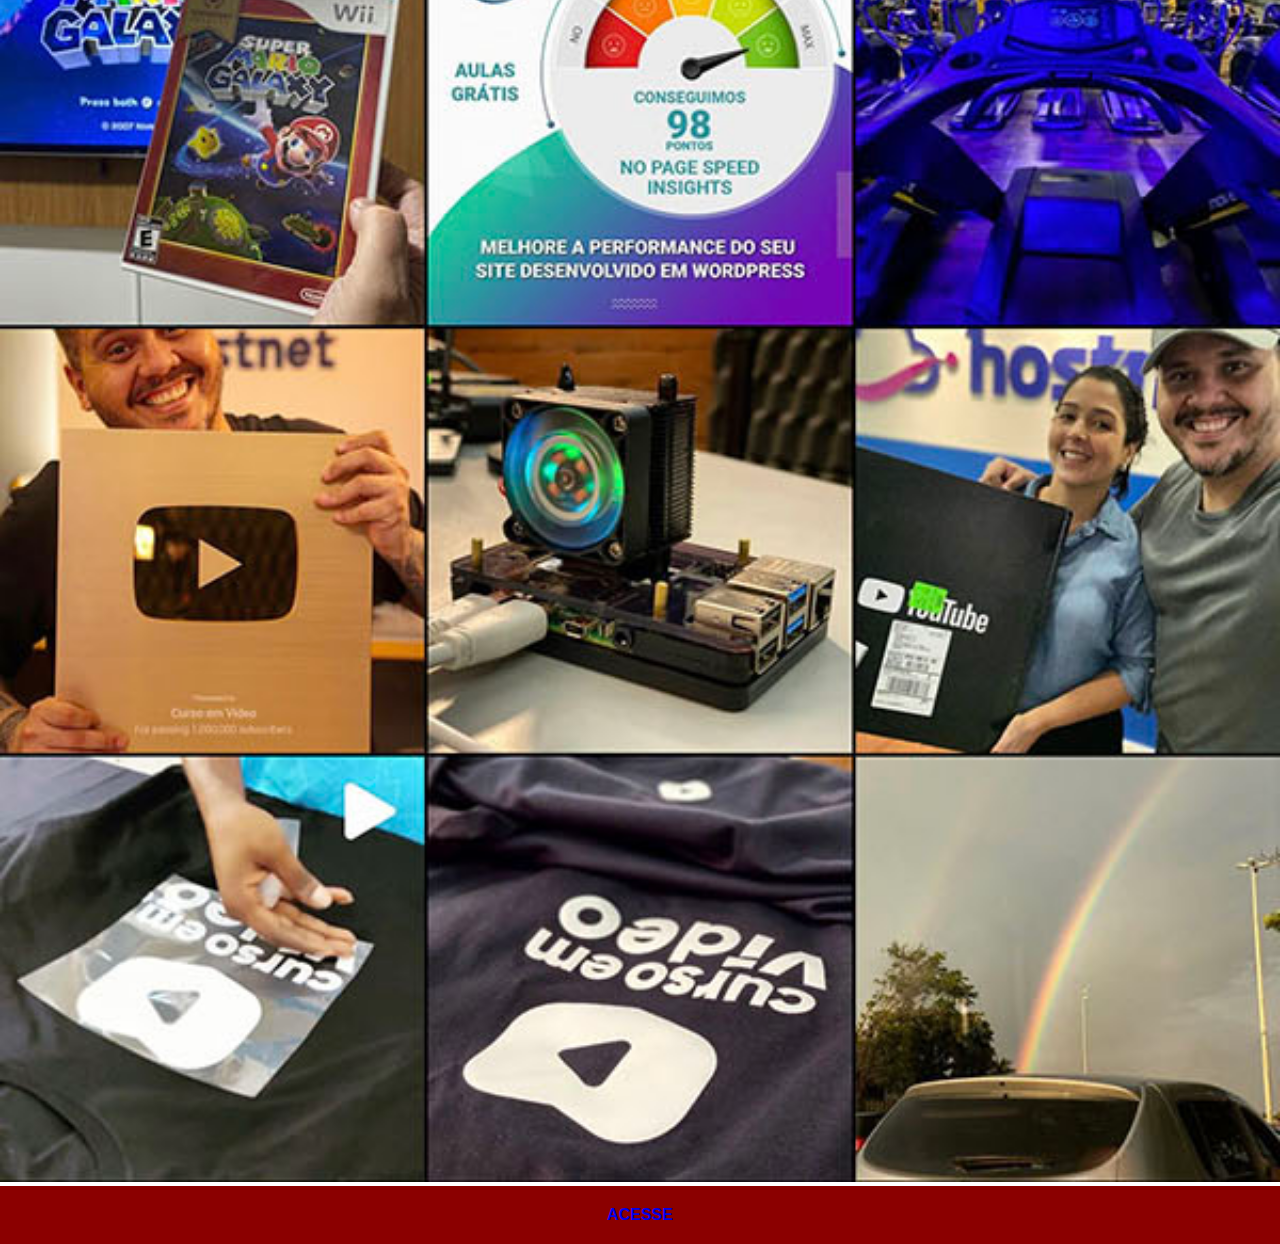
<file: instagram.html>
<!DOCTYPE html>
<html lang="pt-br">
<head>
    <meta charset="UTF-8">
    <meta http-equiv="X-UA-Compatible" content="IE=edge">
    <meta name="viewport" content="width=device-width, initial-scale=1.0">
    <title>instagram</title>
    <link rel="stylesheet" href="style/social.css">
</head>
<body>
    <img src="imagens/tela-instagram.jpg" alt="Instagram">
    <a href="https://www.instagram.com/gustavoguanabara/" target="_blank">ACESSE</a>
</body>
</html>
</file>
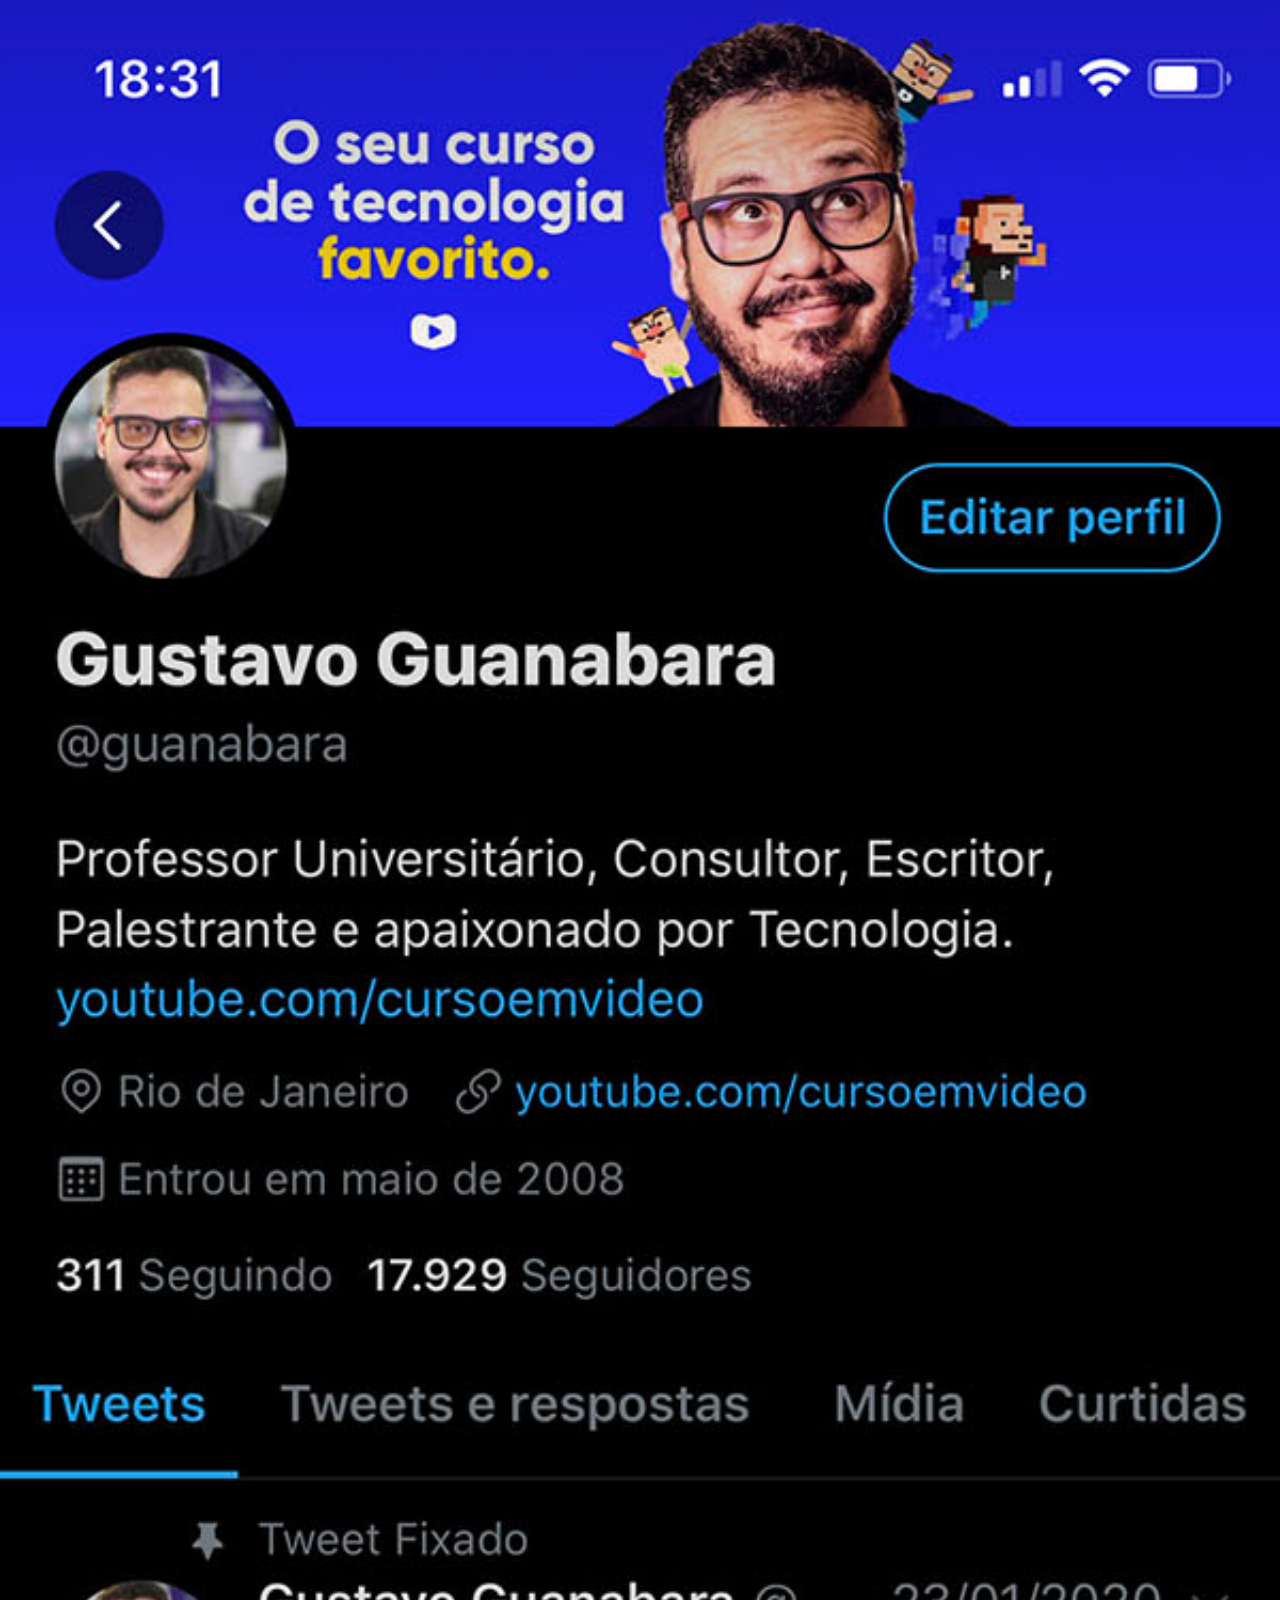
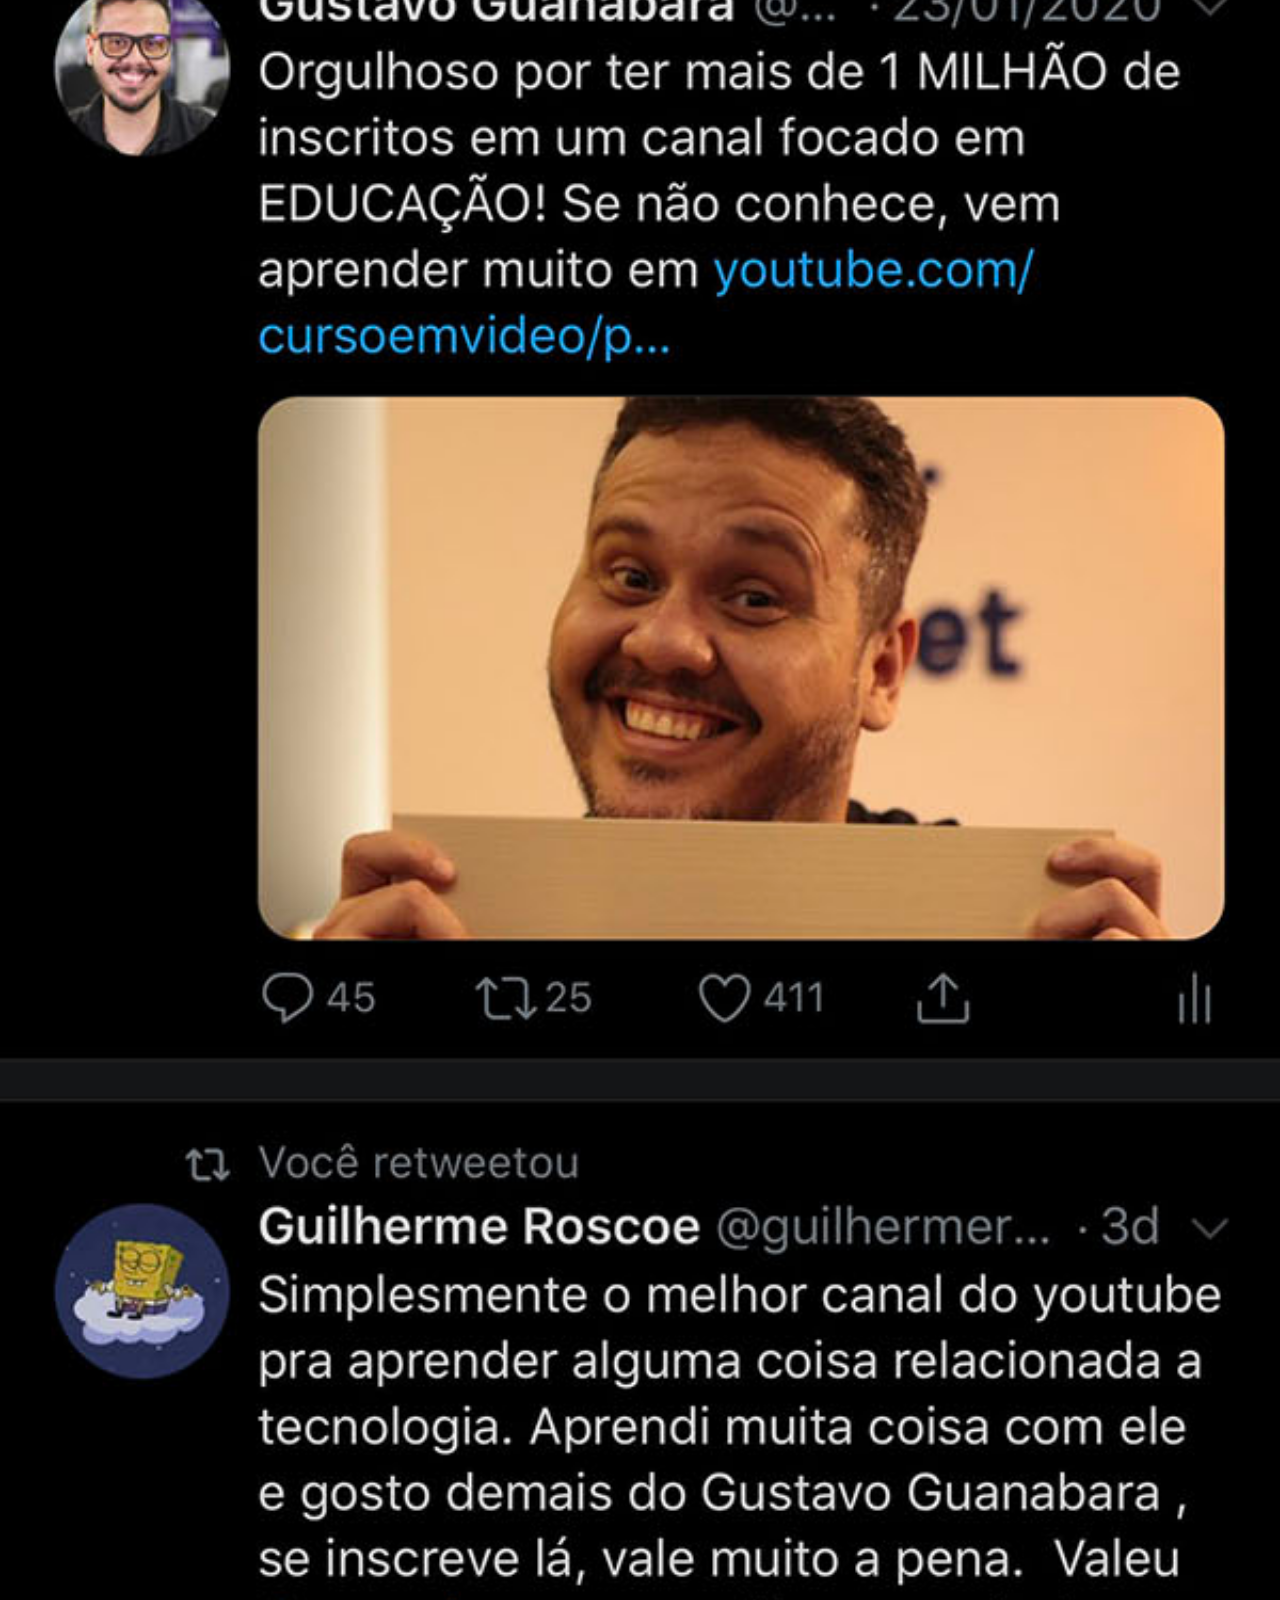
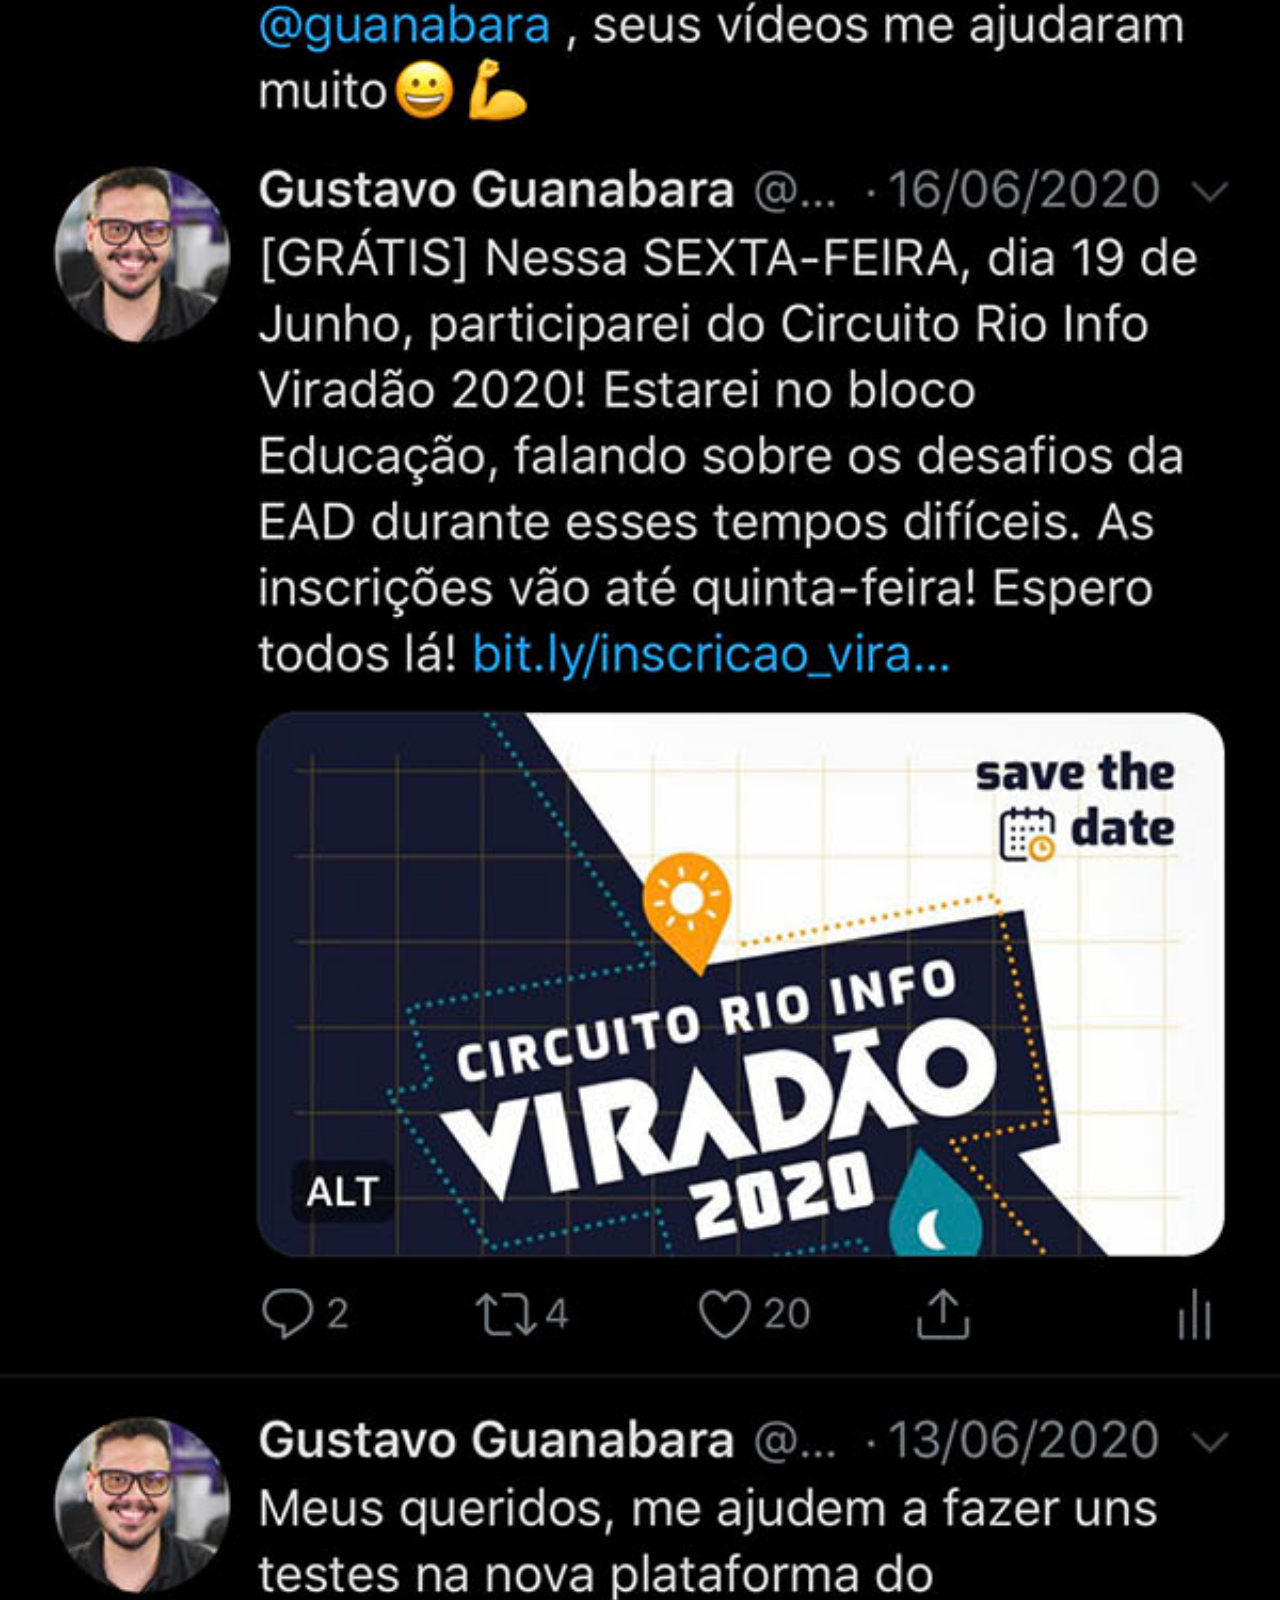
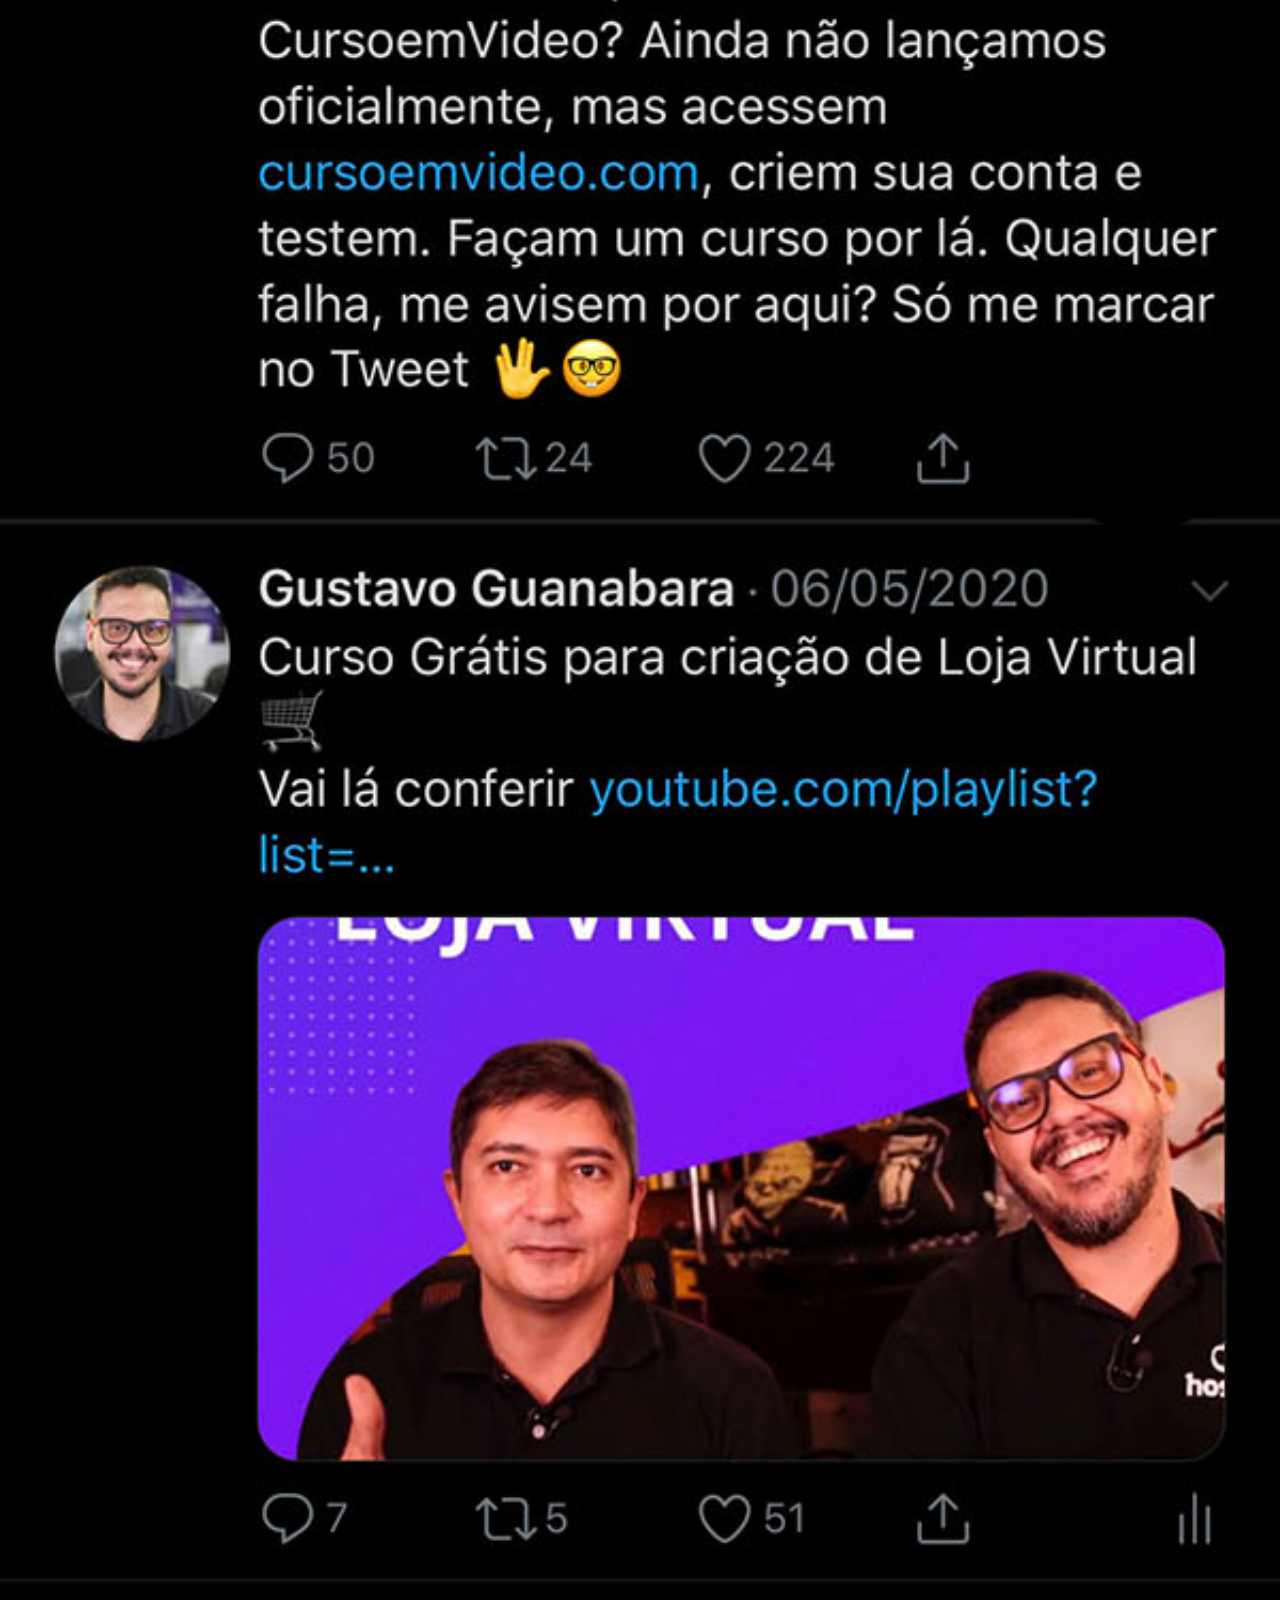
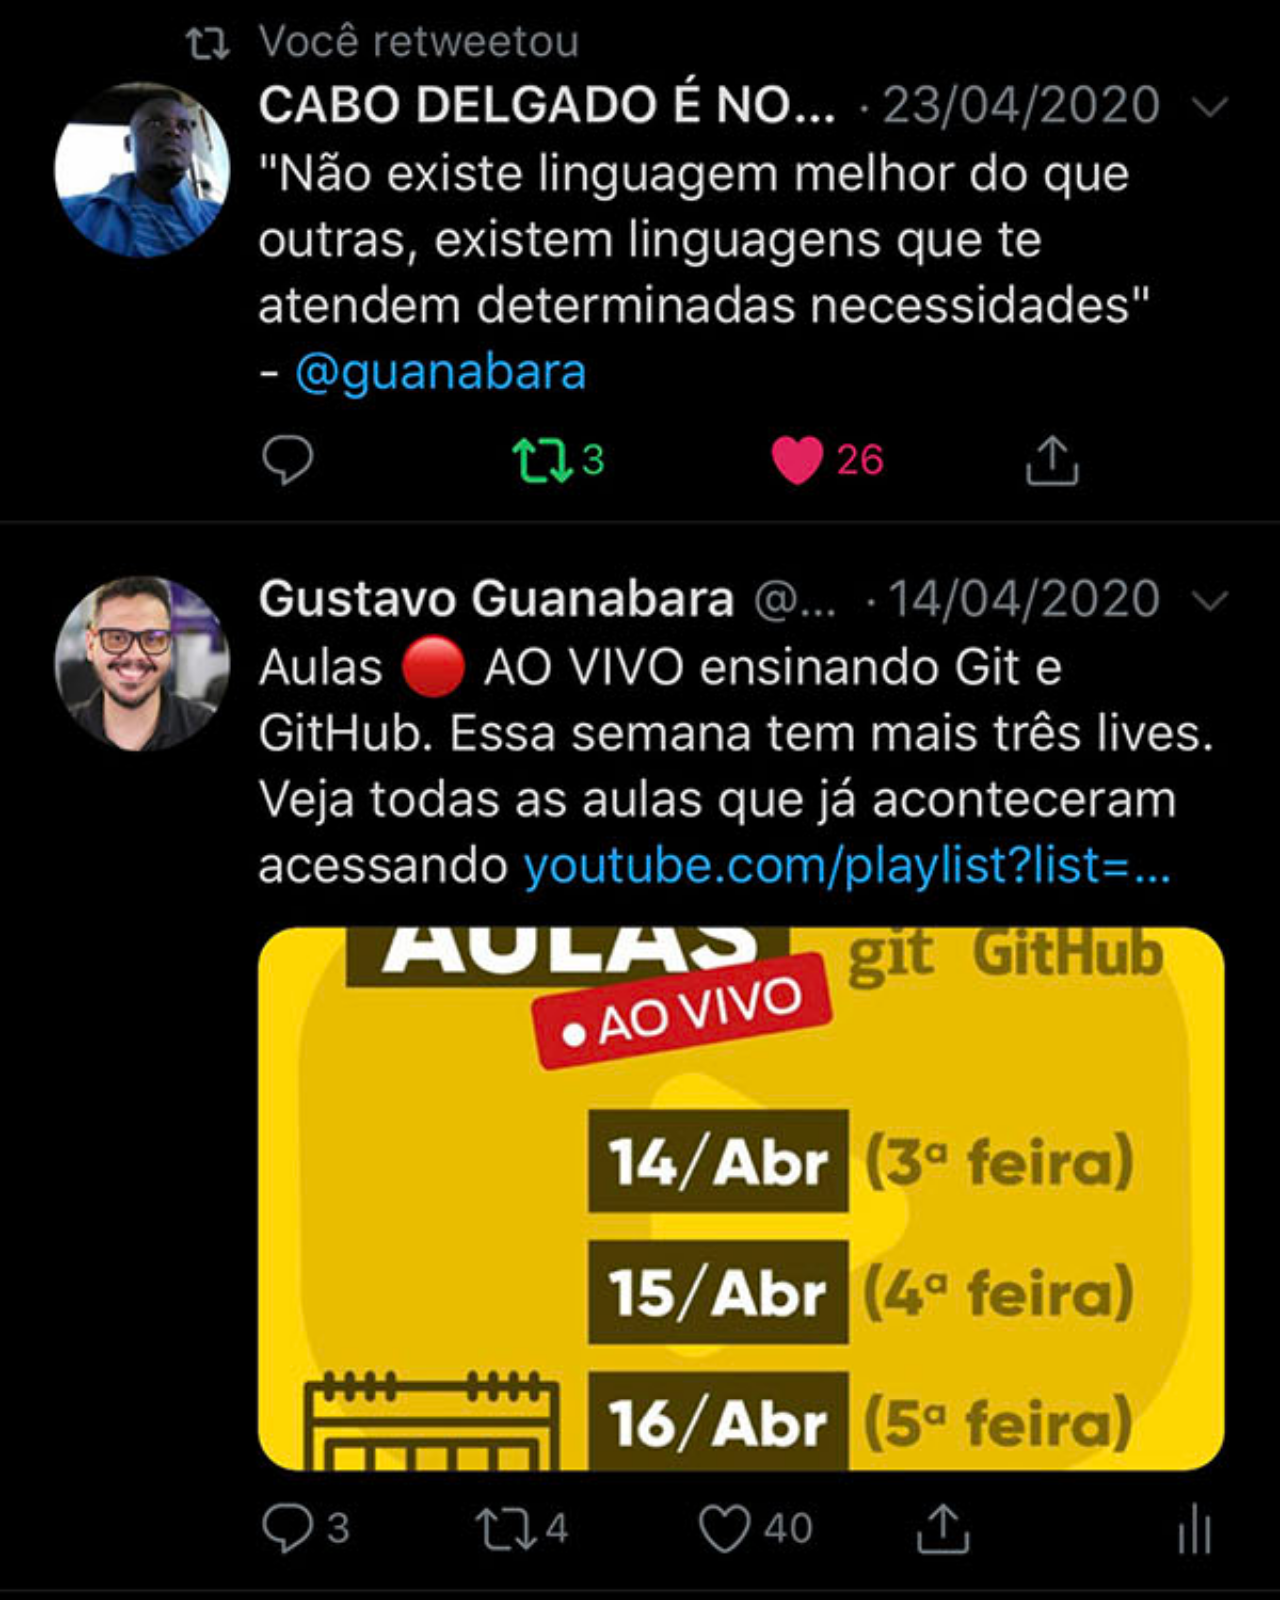
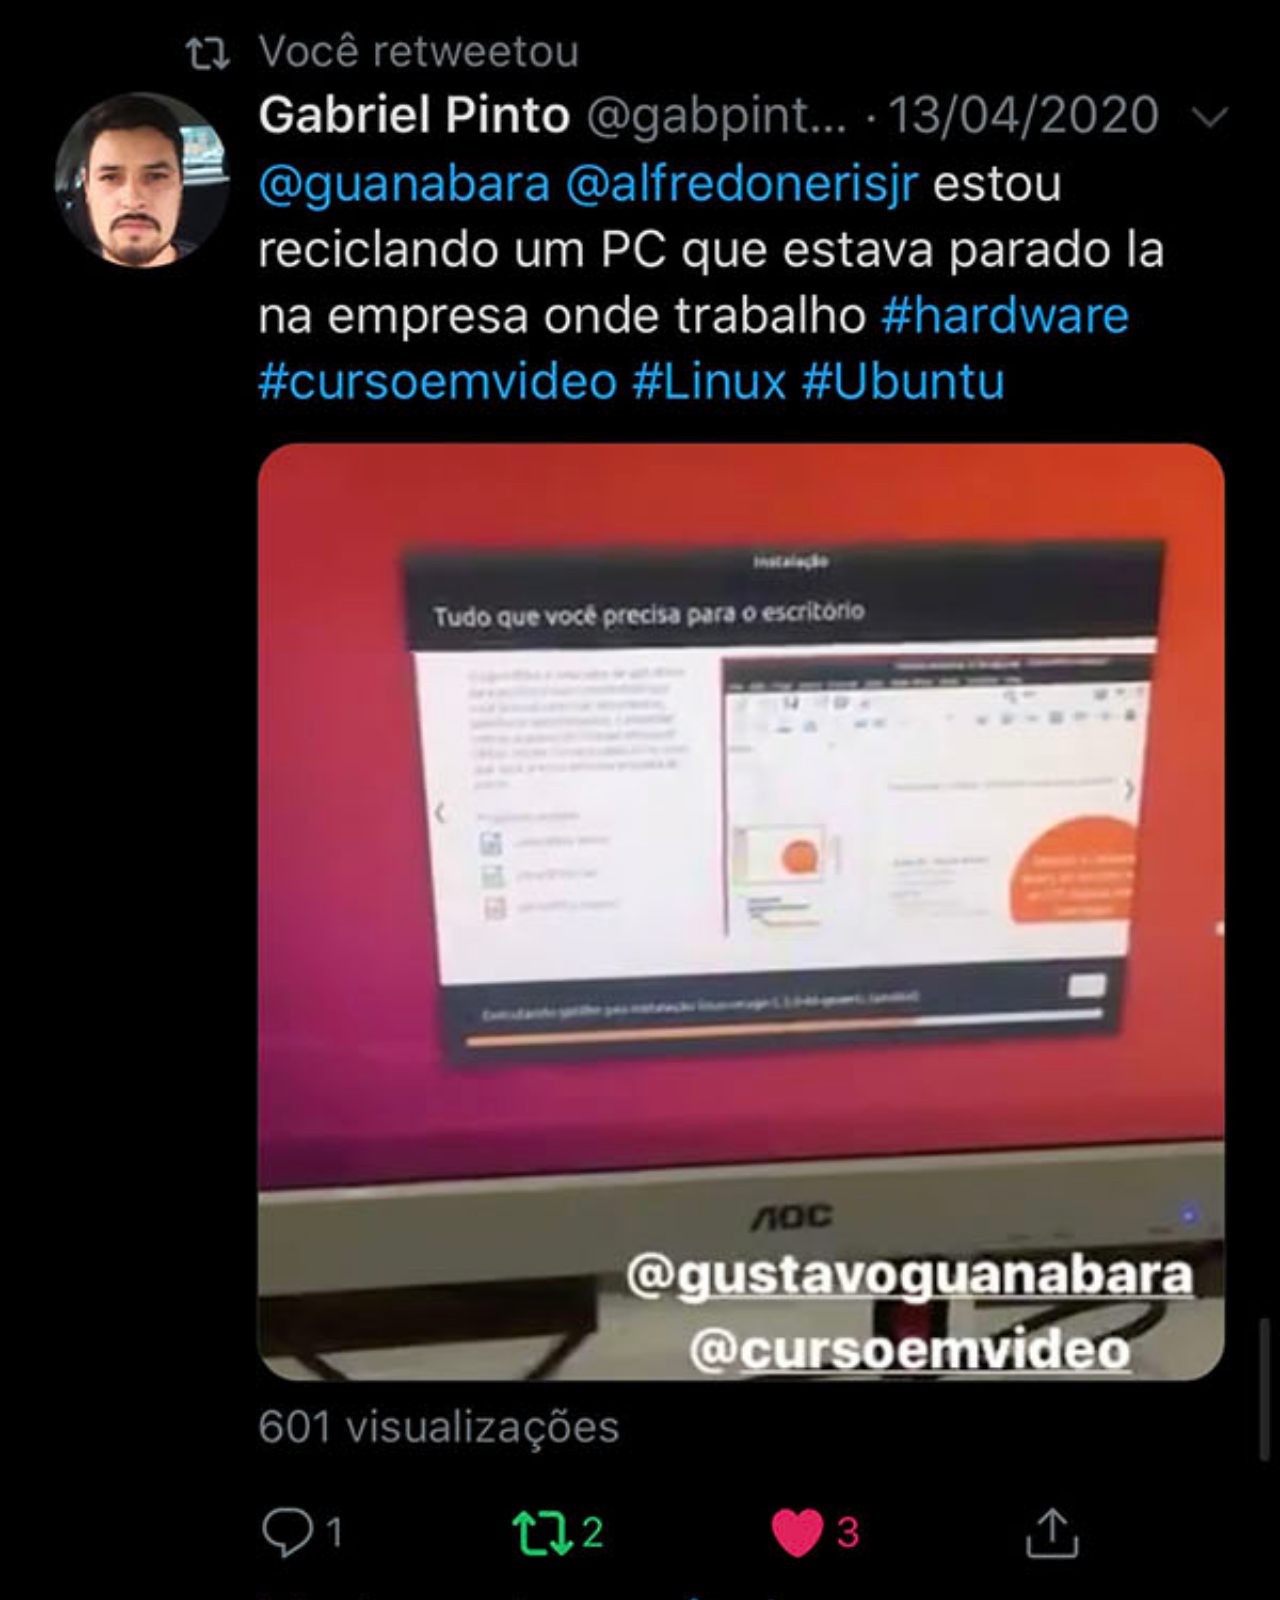
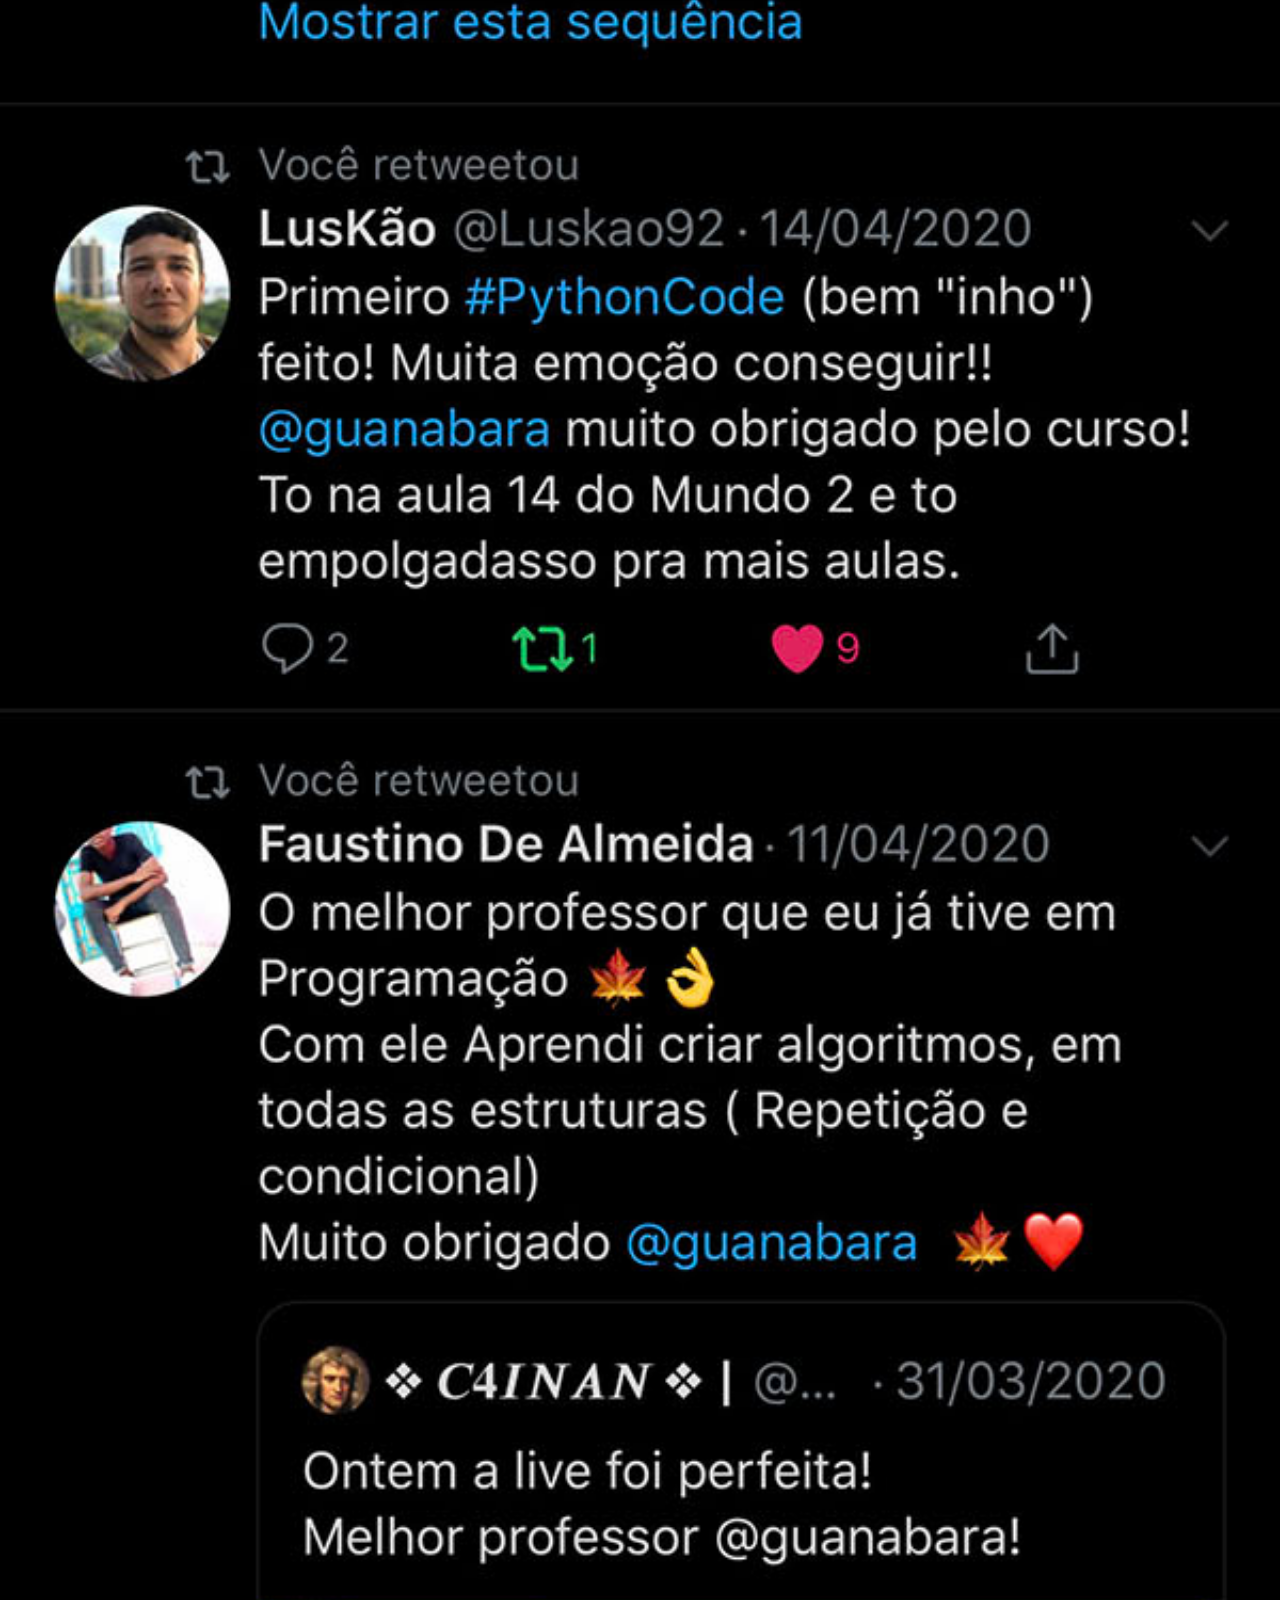
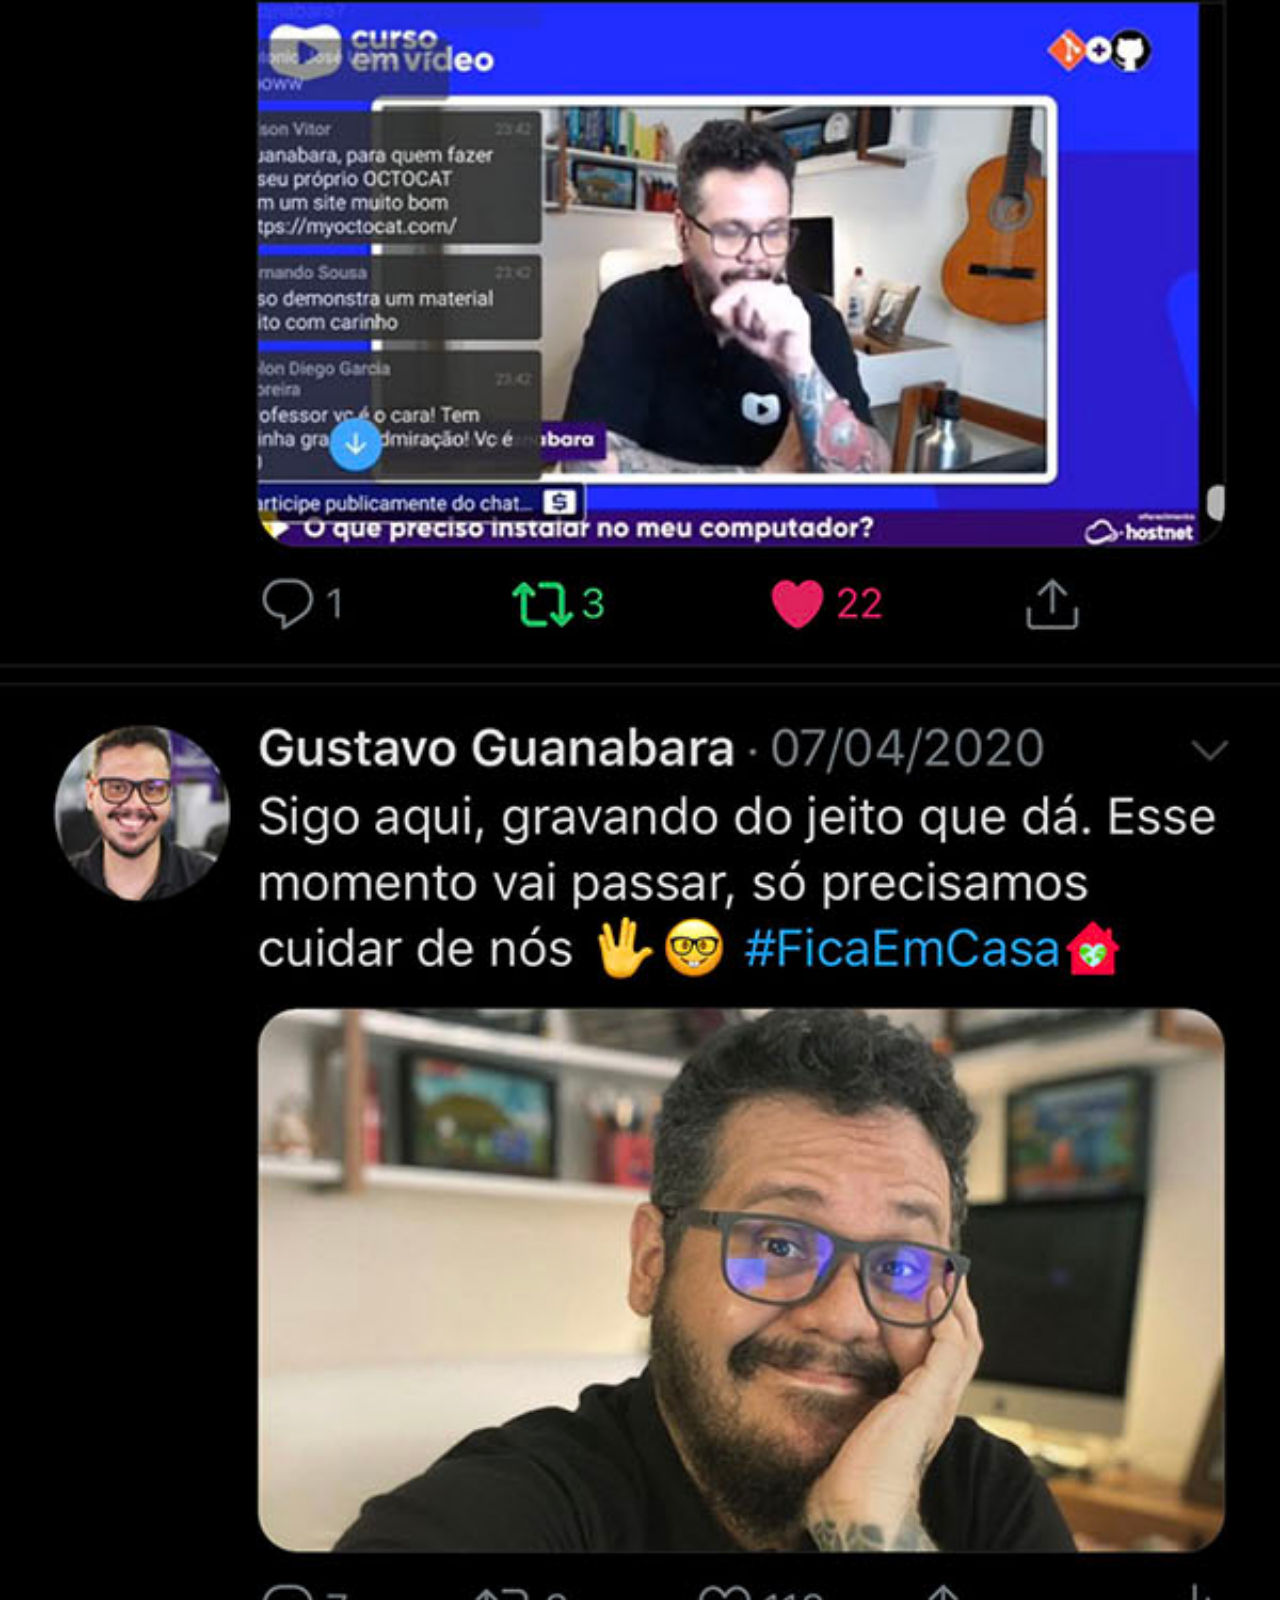
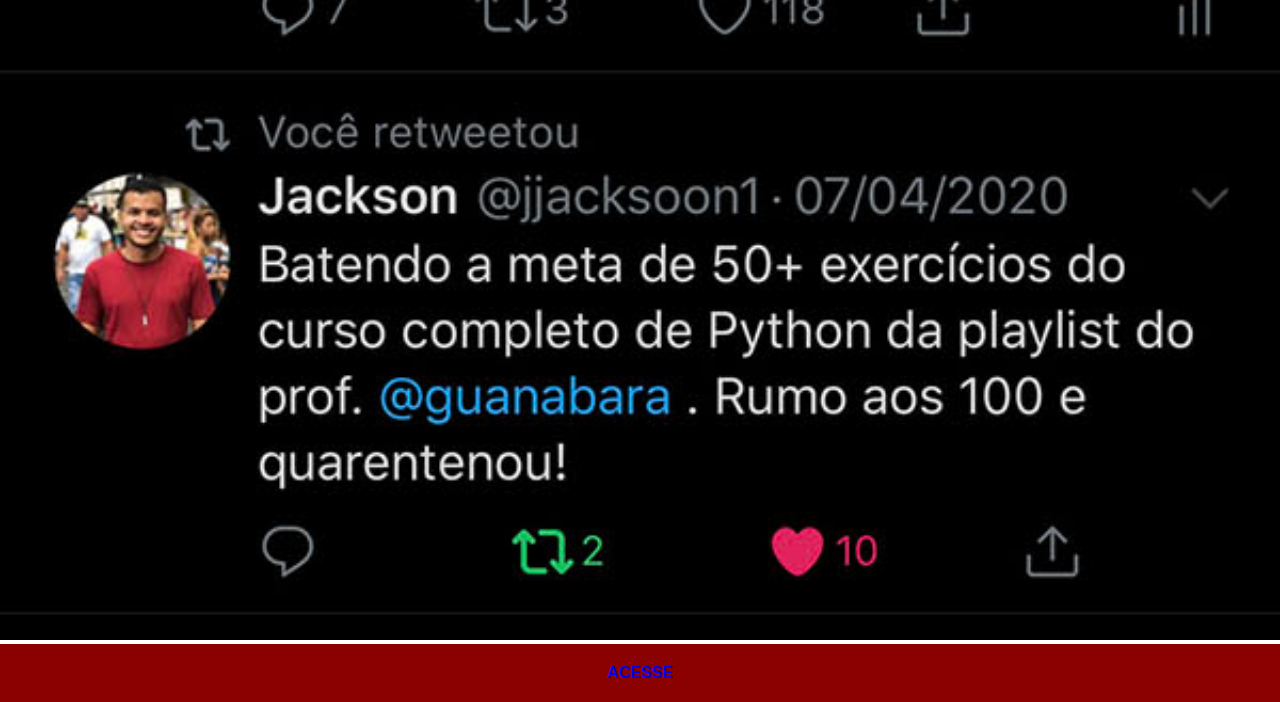
<file: twitter.html>
<!DOCTYPE html>
<html lang="pt-br">
<head>
    <meta charset="UTF-8">
    <meta http-equiv="X-UA-Compatible" content="IE=edge">
    <meta name="viewport" content="width=device-width, initial-scale=1.0">
    <title>twitter</title>
    <link rel="stylesheet" href="style/social.css">
</head>
<body>
    <img src="imagens/tela-twitter.jpg" alt="Twiter">
    <a href="https://twitter.com/guanabara" target="_blank">ACESSE</a>
</body>
</html>
</file>
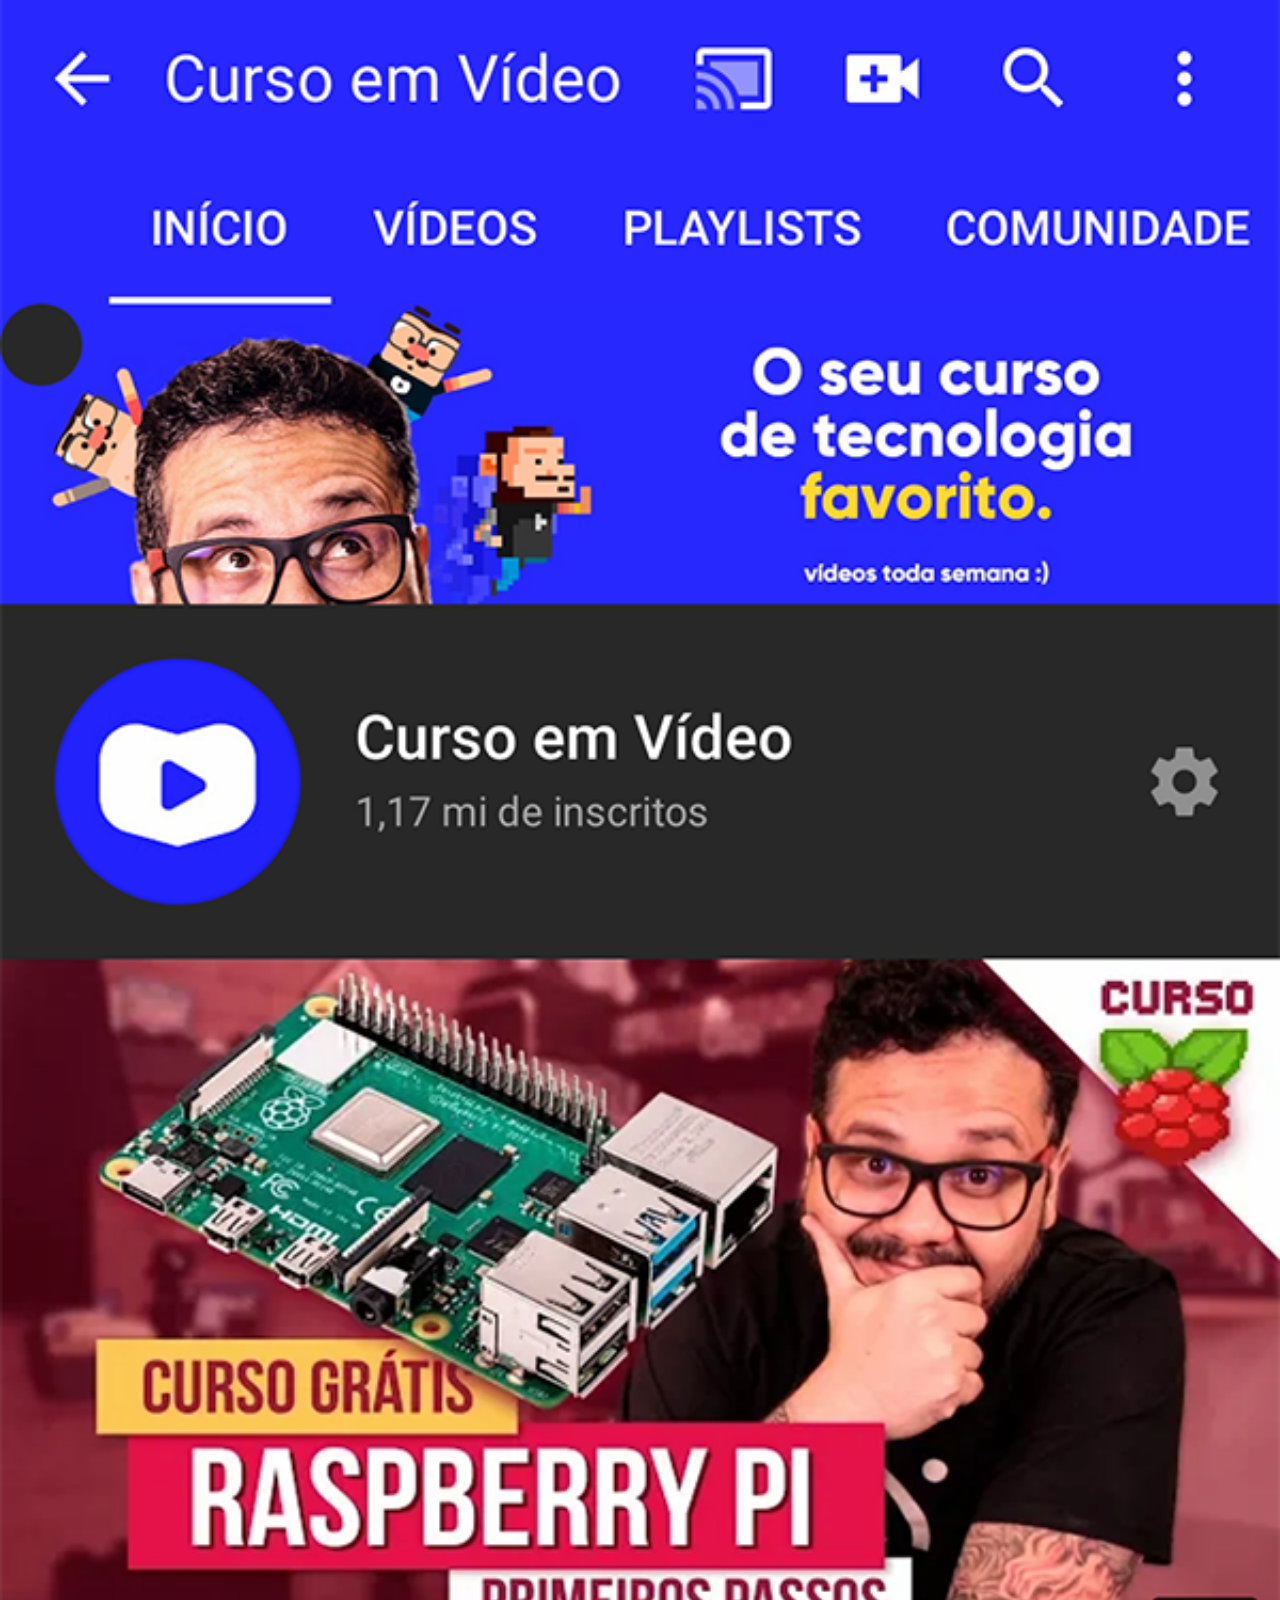
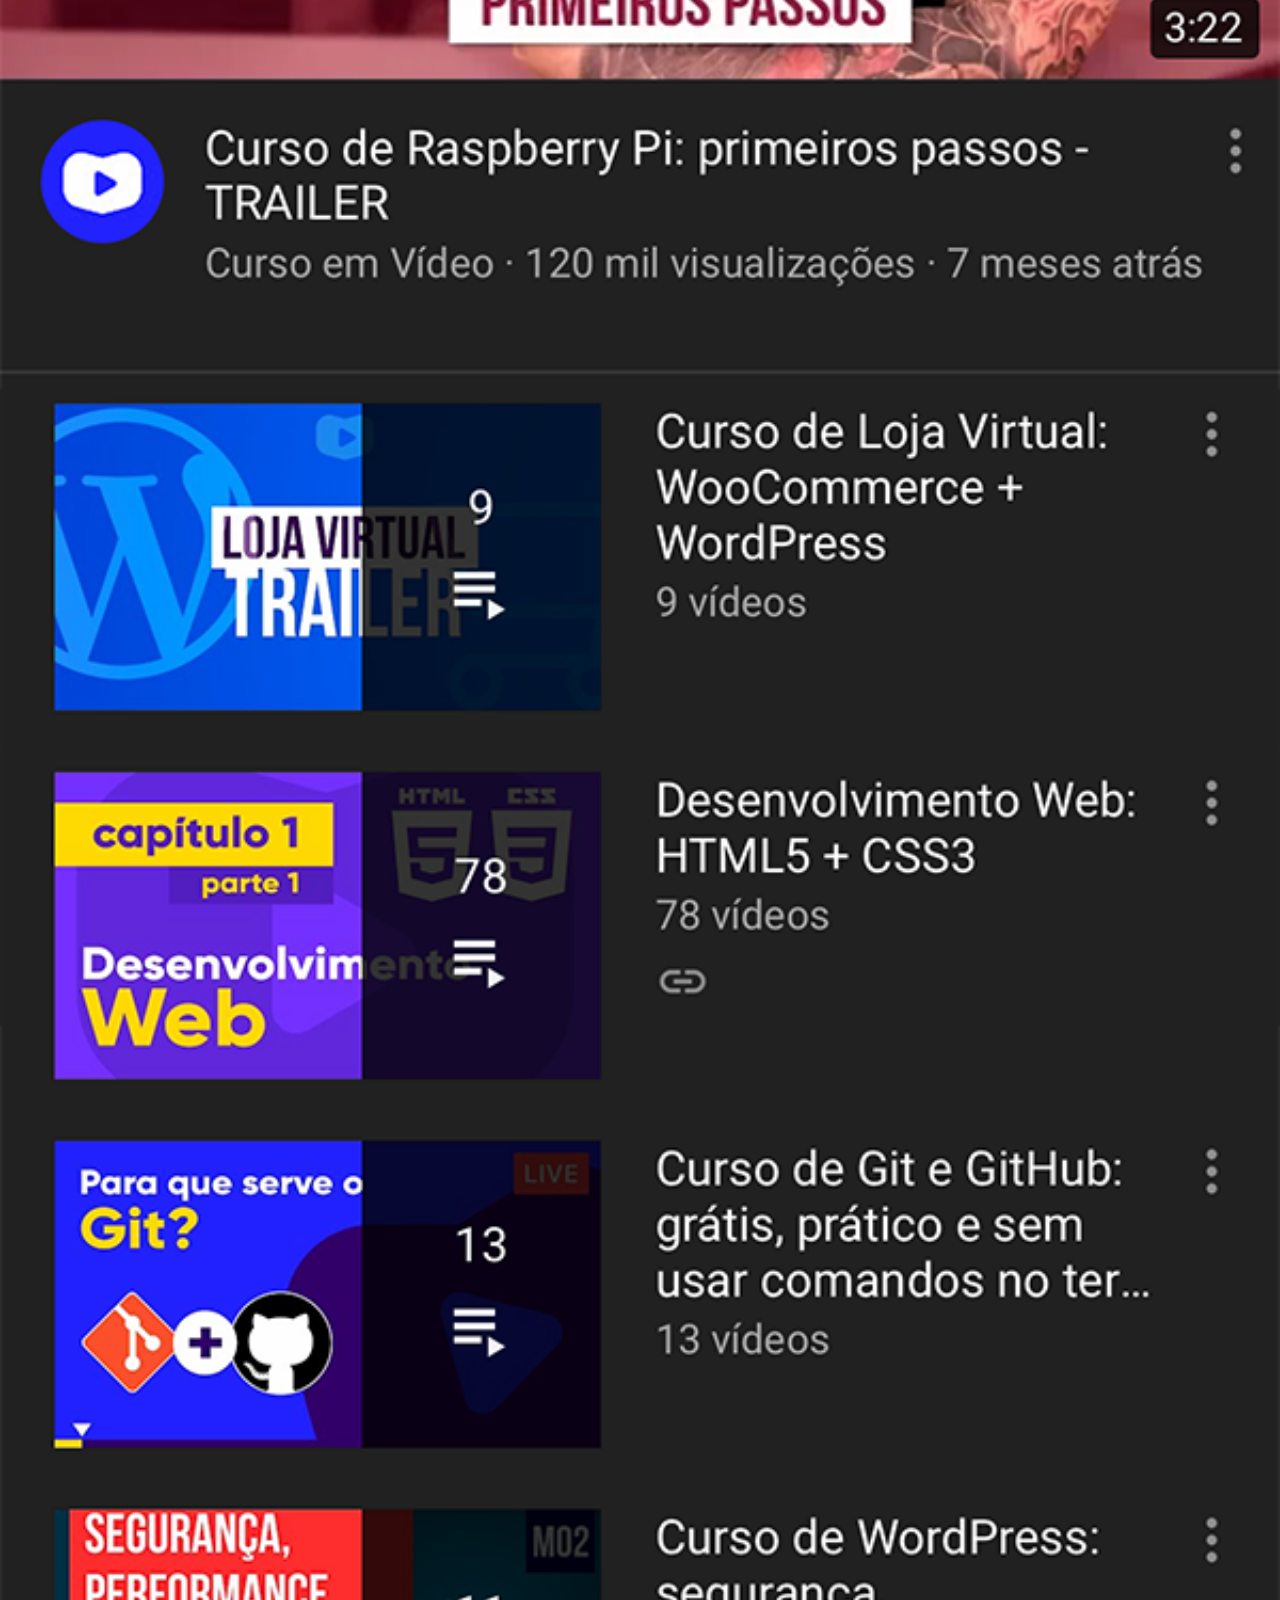
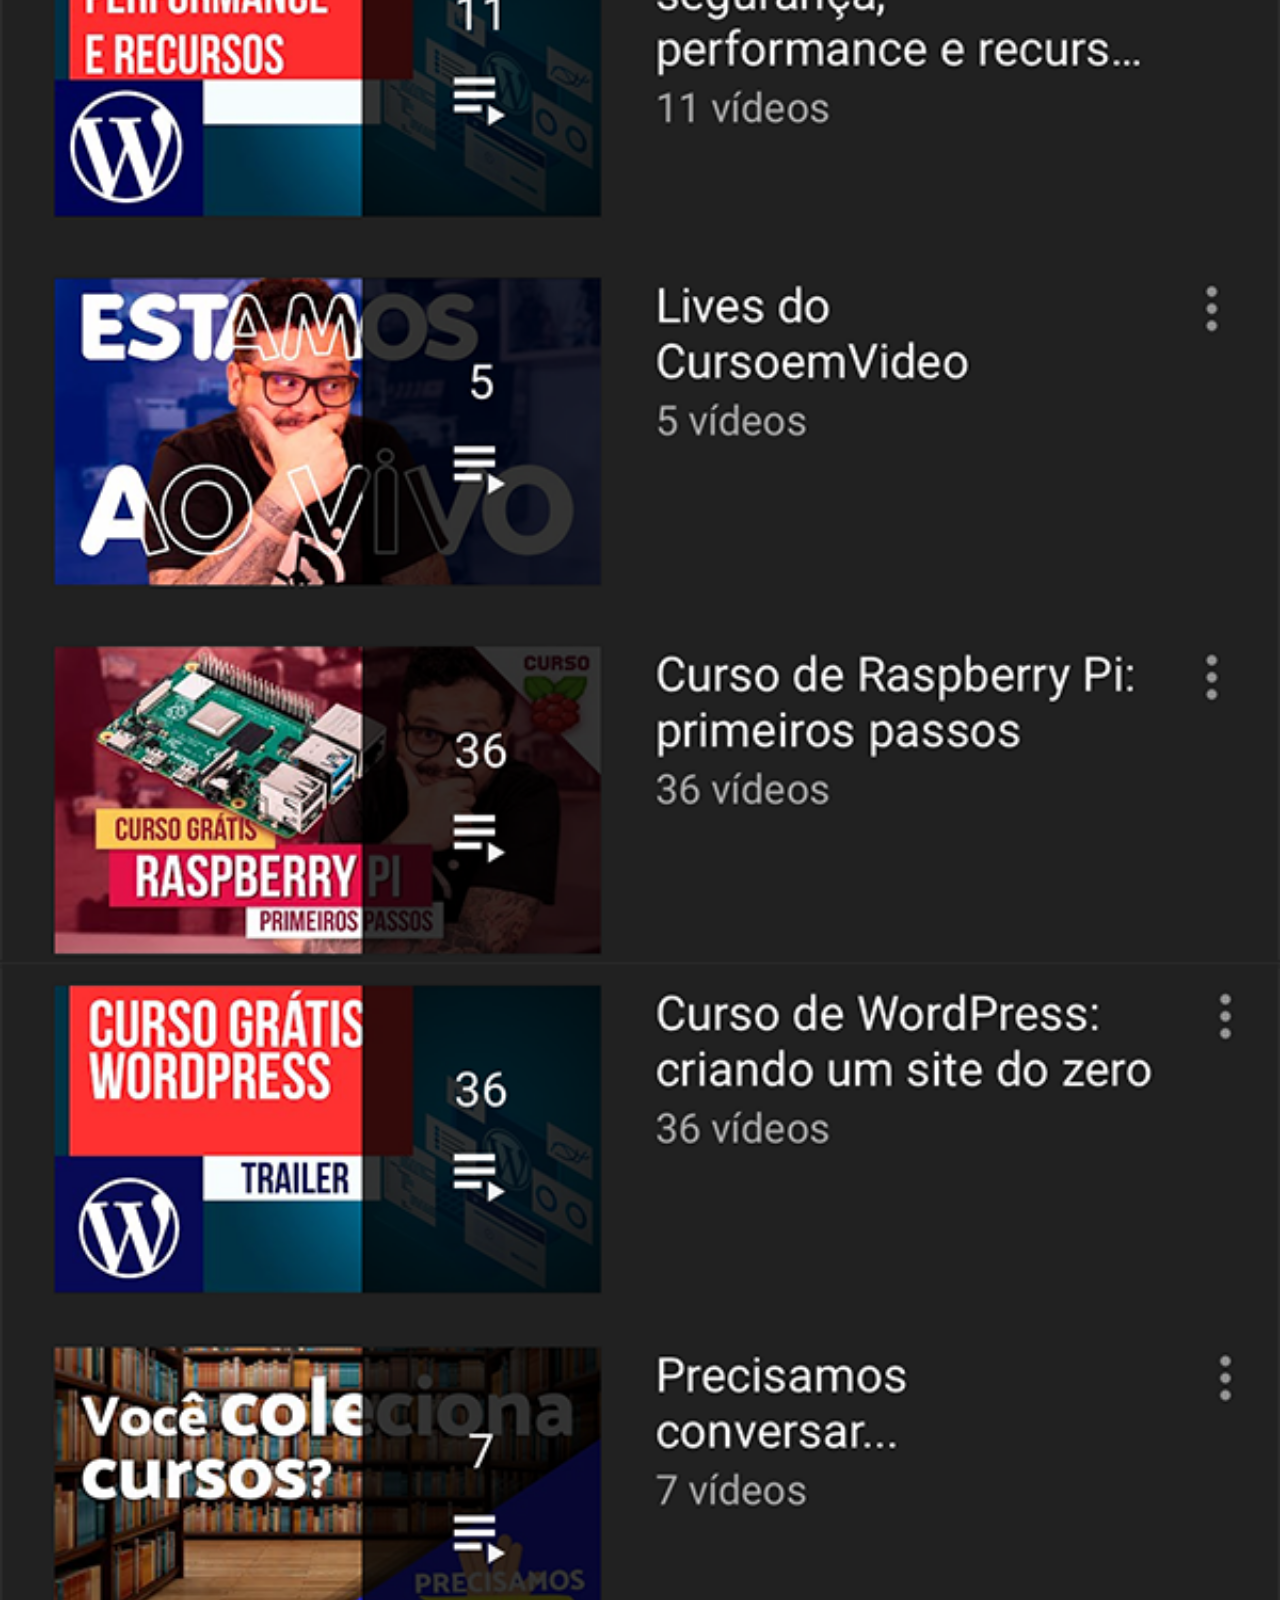
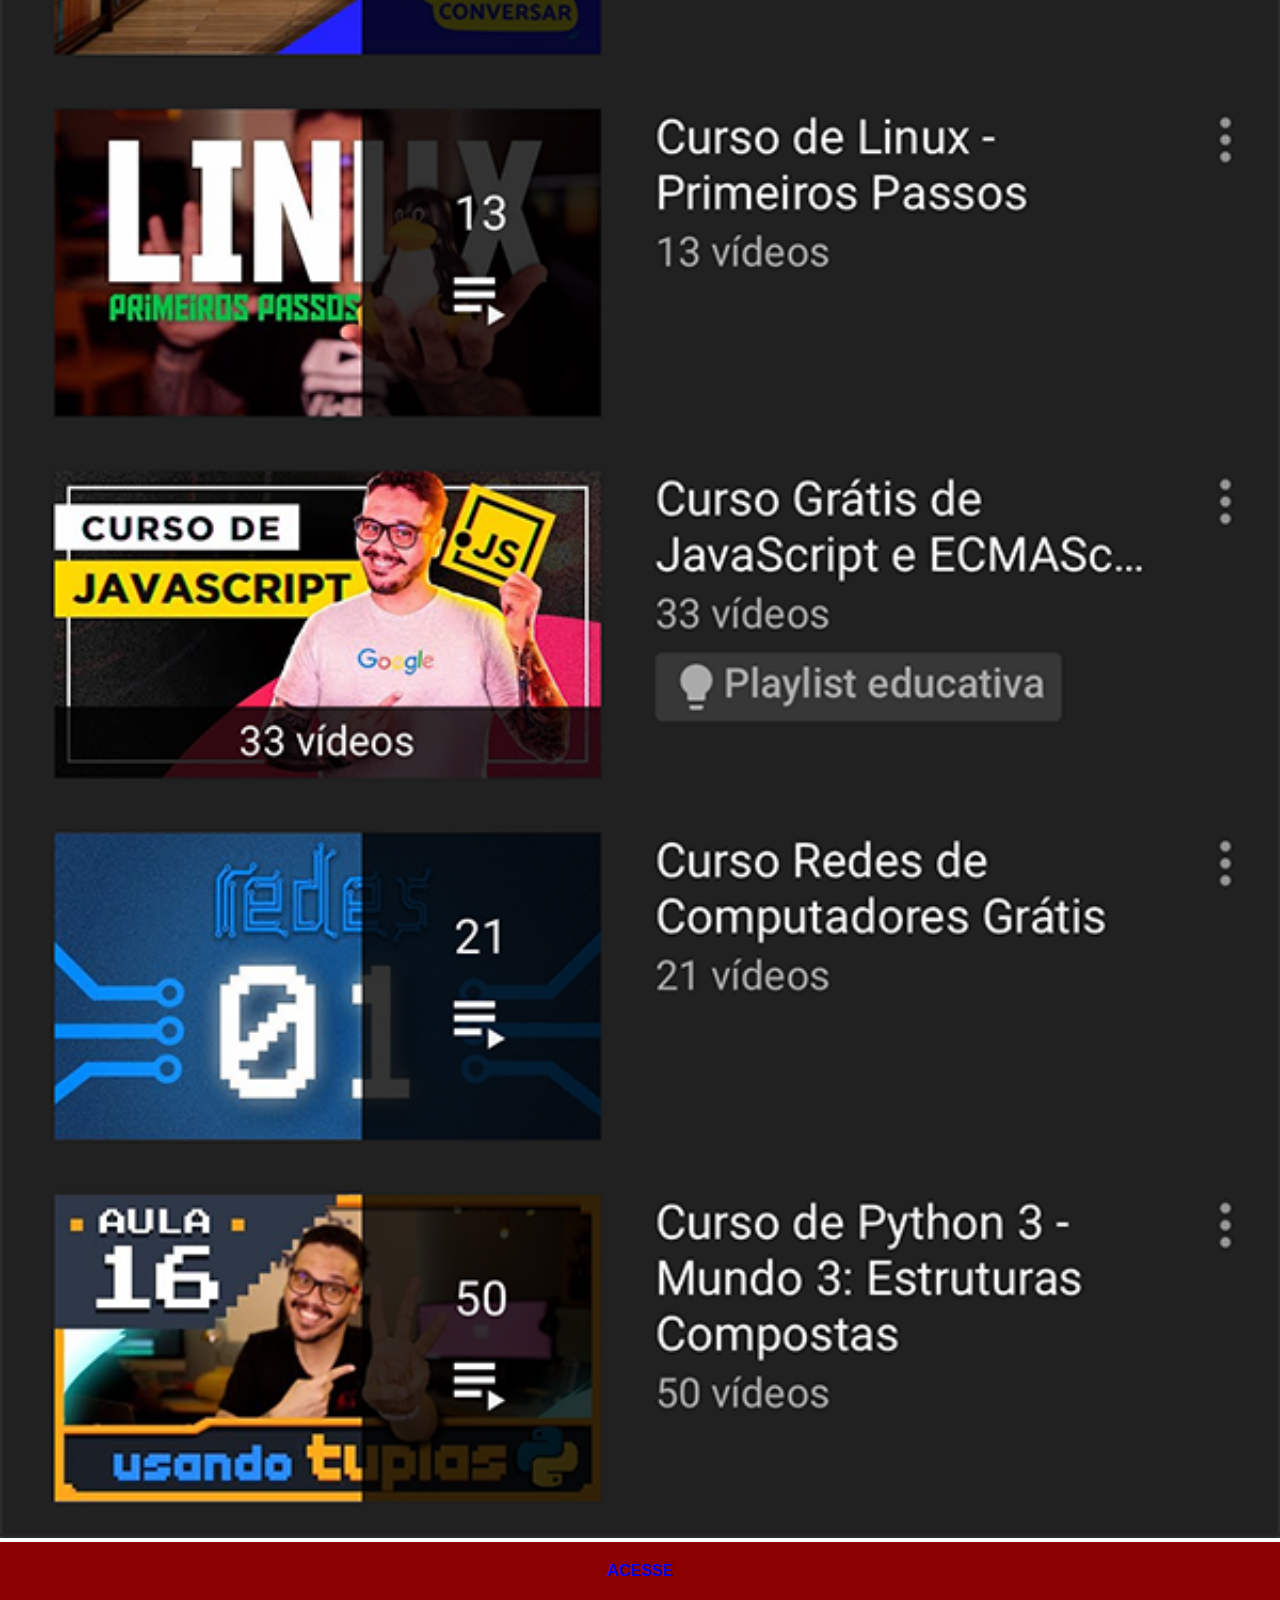
<file: youtube.html>
<!DOCTYPE html>
<html lang="pt-br">
<head>
    <meta charset="UTF-8">
    <meta http-equiv="X-UA-Compatible" content="IE=edge">
    <meta name="viewport" content="width=device-width, initial-scale=1.0">
    <title>Youtube</title>
    <link rel="stylesheet" href="style/social.css">
</head>
<body>
    <img src="imagens/tela-youtube.png" alt="YouTube">
    <a href="https://www.youtube.com/c/CursoemV%C3%ADdeo/playlists" target="_blank">ACESSE</a>
</body>
</html>
</file>
<file: style/style.css>
@charset "UTF-8";

* {
    margin: 0px;
    padding: 0px;
    font-family: Arial, Helvetica, sans-serif;
}


html, body {
    height: 100vh;
    width: 100vw;
    background-color: black;
}

body {
    background: url("../imagens/fundo-madeira.jpg");
    background-repeat: no-repeat;
    background-position: top center;
    background-size: cover;
    background-attachment: fixed;
}

main {
    position: relative;
    height: 100vh;
}

section#telefone {
    height: 627px;
    width: 311px;

    /** Centrar */
    position: absolute;
    top: 50%;
    left: 50%;
    transform: translate(-50%, -50%);

    background: url("../imagens/frame-iphone.png");
    background-repeat: no-repeat;
}

iframe#tela {
    position: relative;
    top: 80px;
    left: 22px;
    width: 267px;
    height: 471px;
}

section#redes-sociais  {
    text-align: right;
}

section#redes-sociais img {
    width: 50px; 
    margin: 10px;
    border-radius: 50%;
    box-shadow: 2px 2px 5px rgba(0, 0, 0, 0.486);
    box-sizing: border-box;
}

section#redes-sociais img:hover {
    border: 2px solid rgba(255, 255, 255, 0.575);
    transform: translate(-3px, -3px);
    box-shadow: 5px 5px 10px rgba(0, 0, 0, 0.692);
    transition: 0.5s;
}
</file>
<file: style/social.css>
@charset "UTF-8";

* {
    margin: 0px;
    padding: 0px;
    font-family: Arial, Helvetica, sans-serif;
}

/**
    ** Ocultar la barra de scroll 
 */
::-webkit-scrollbar {
    width: 0px;
    height: 0px;
}

img {
    width: 100vw;
}

a {
    display: block;
    background-color: darkred;
    padding: 20px;
    text-align: center;
    font-weight: bolder;
    text-decoration: none;
}
</file>
